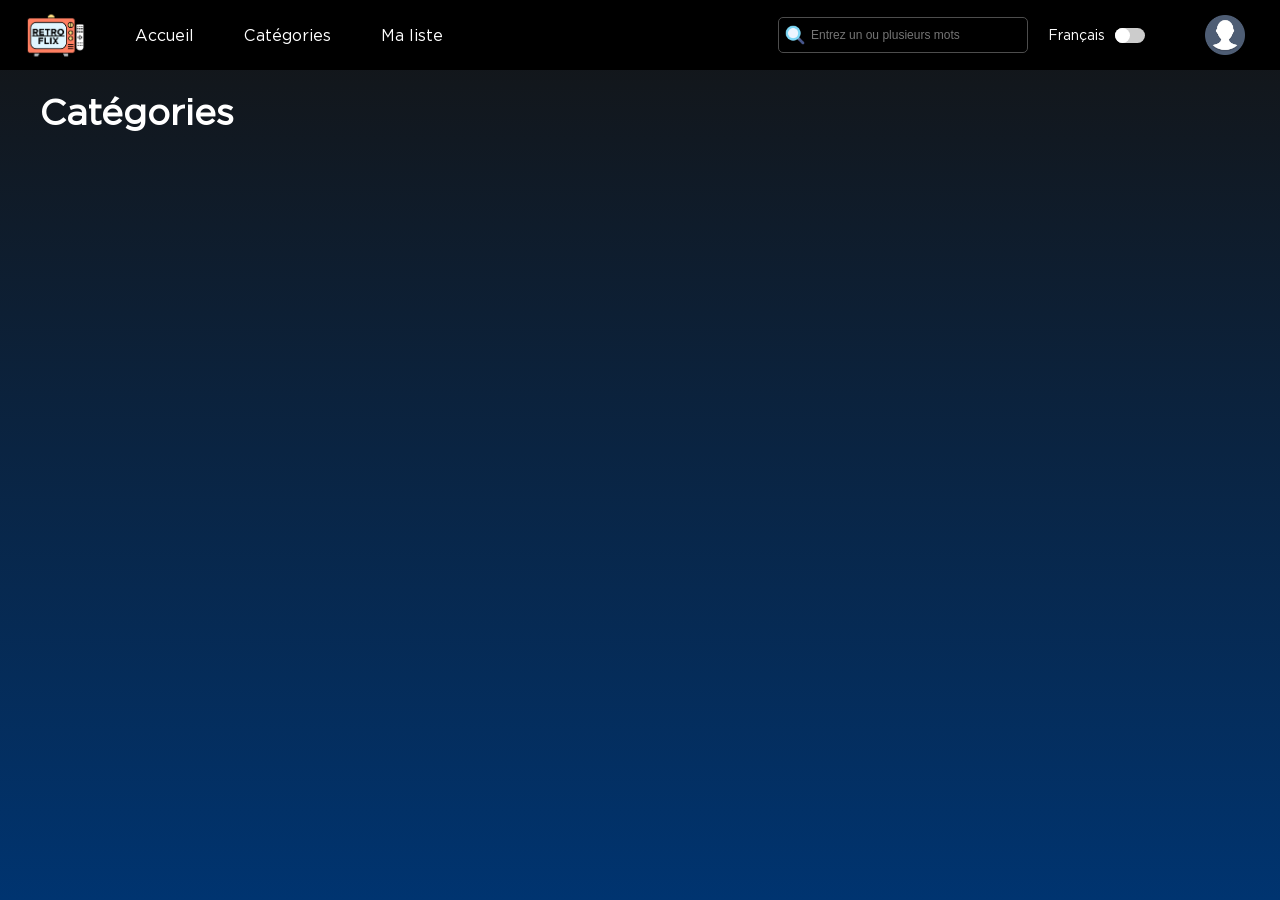
<file: frontend/categorie/categorie.html>
<!DOCTYPE html>
<meta charset="utf-8">
<html>
    <link rel="stylesheet" type="text/css" href="../home/home.css">
    <link rel="stylesheet" type="text/css" href="categorie.css">
    <link rel="stylesheet" href="https://cdnjs.cloudflare.com/ajax/libs/font-awesome/6.0.0-beta3/css/all.min.css">
<head>
    <title>RétroFlix</title>
</head>
<body>

    <header>
        <nav class="navbar">
            <ul>
                <li><img src="../img/retroflix-logo.png" width="60px"></li>
                <li><a href="../home/home.html">Accueil</a></li>
                <li><a href="../categorie/categorie.html">Catégories</a></li>
                <li><a href="../ma-liste/ma-liste.html">Ma liste</a></li>
                <li class="right-side">
                    <div class="bar">
                        <div class="input-container">
                            <img src="../img/loupe.png" alt="Loupe" class="search-icon" id="searchIcon">
                            <input class="input" type="text" id="credentials" placeholder="Entrez un ou plusieurs mots">
                        </div>
                    </div>                    
                    <div class="language-selection">
                        <span class="language-span" id="language-span">Français</span>
                        <label class="switch">
                            <input type="checkbox" id="languageToggle">
                            <span class="slider round"></span>
                        </label>
                    </div>
                    <div class="user-info">
                        <span id="usernameDisplay" class="username"></span>
                        <img src="../img/profile.png">
                        <ul class="dropdown">
                            <li><a href="../login/login.html" id="logoutLink">Se déconnecter</a></li>
                        </ul>
                    </div>
                </li>
            </ul>
        </nav>
    </header>

    <div class="ctr-main">
        <h1>Catégories</h1>
        <div id="result-categorie"></div>
    </div>
    <script src="categorie.js"></script>

</body>
</html>
</file>
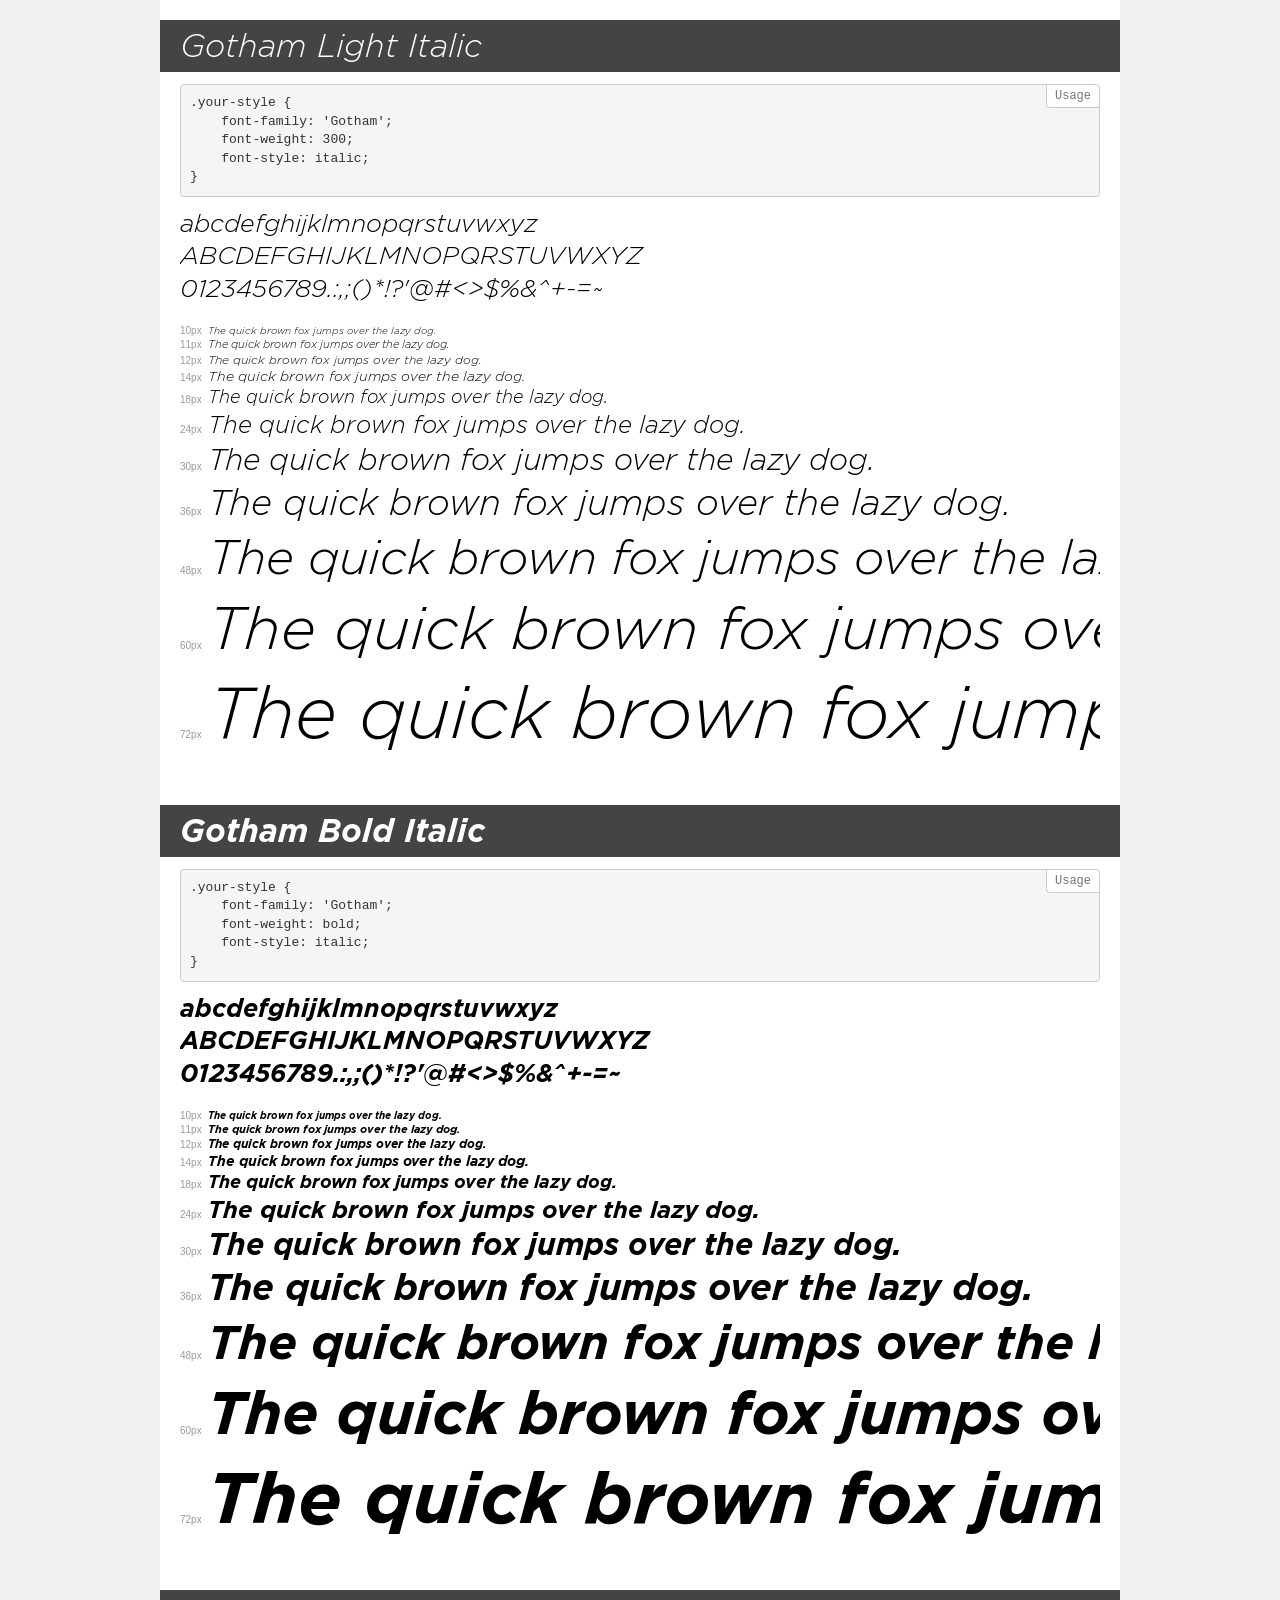
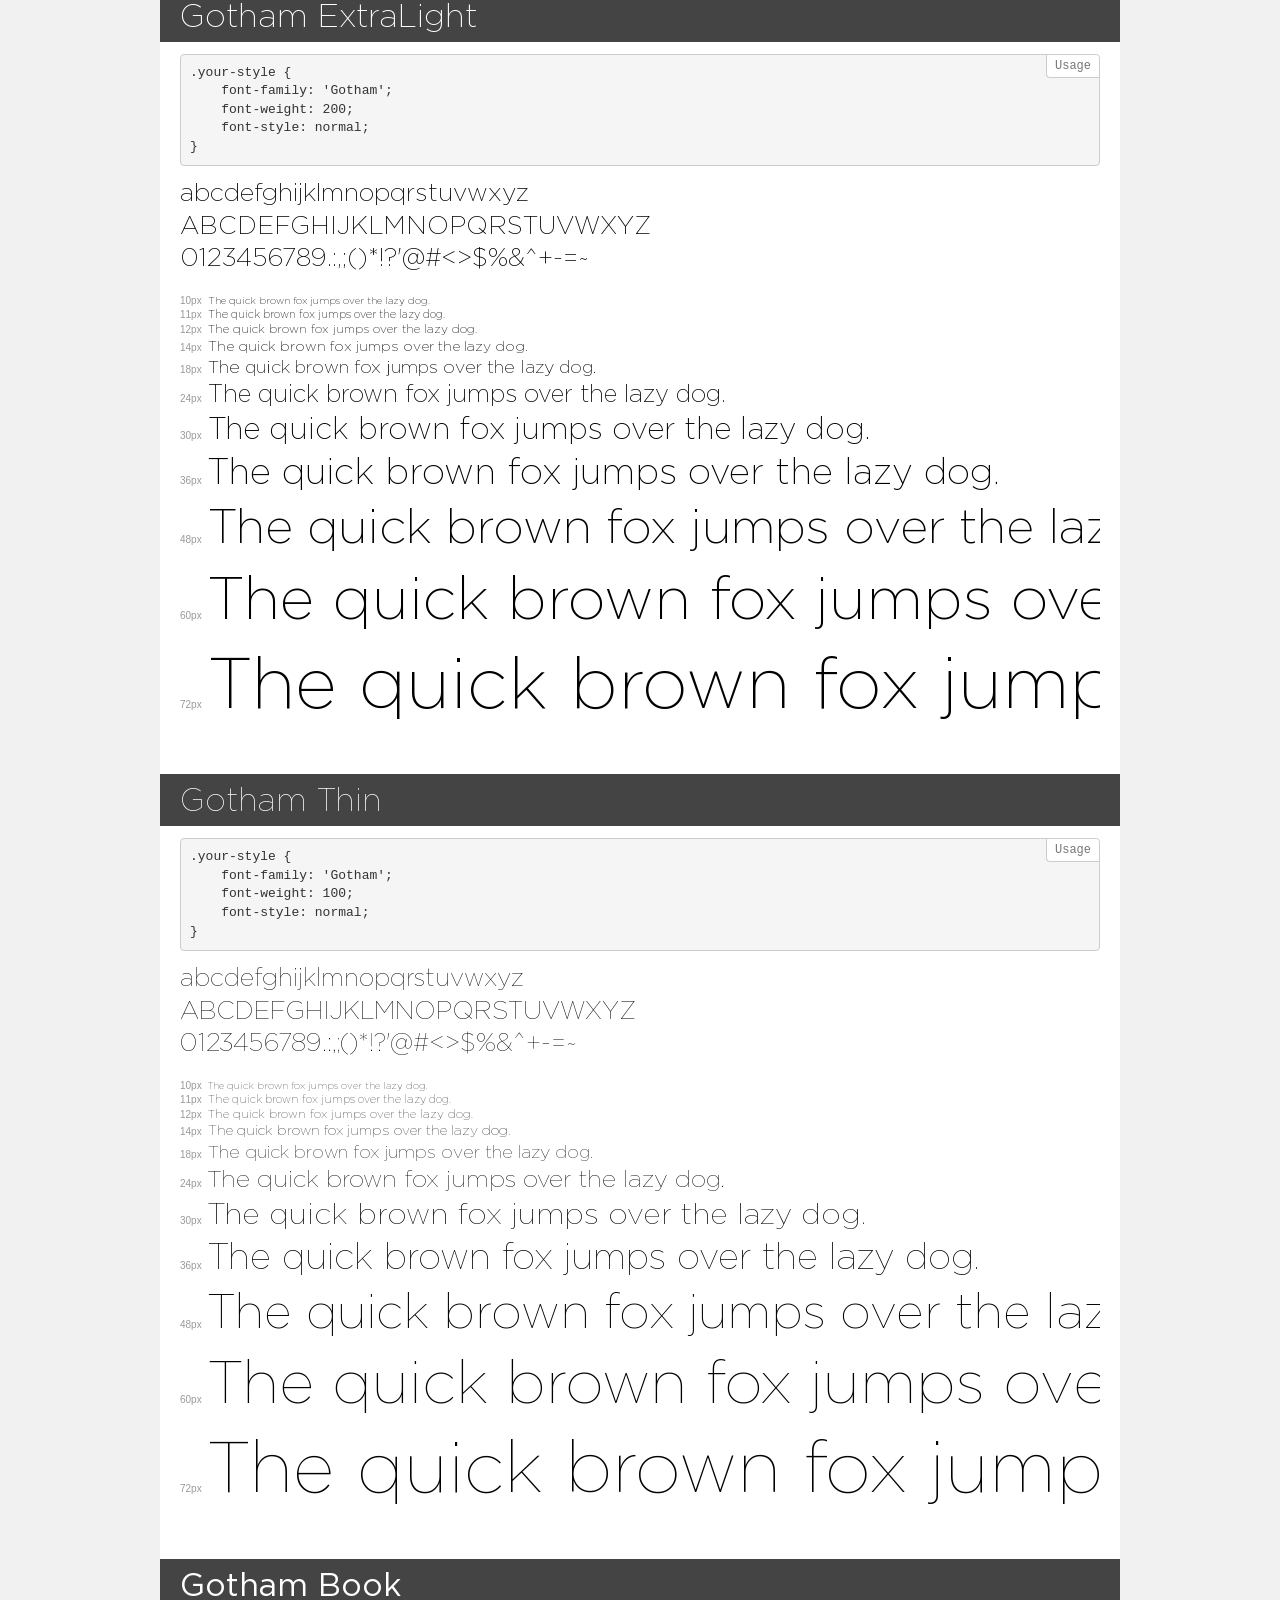
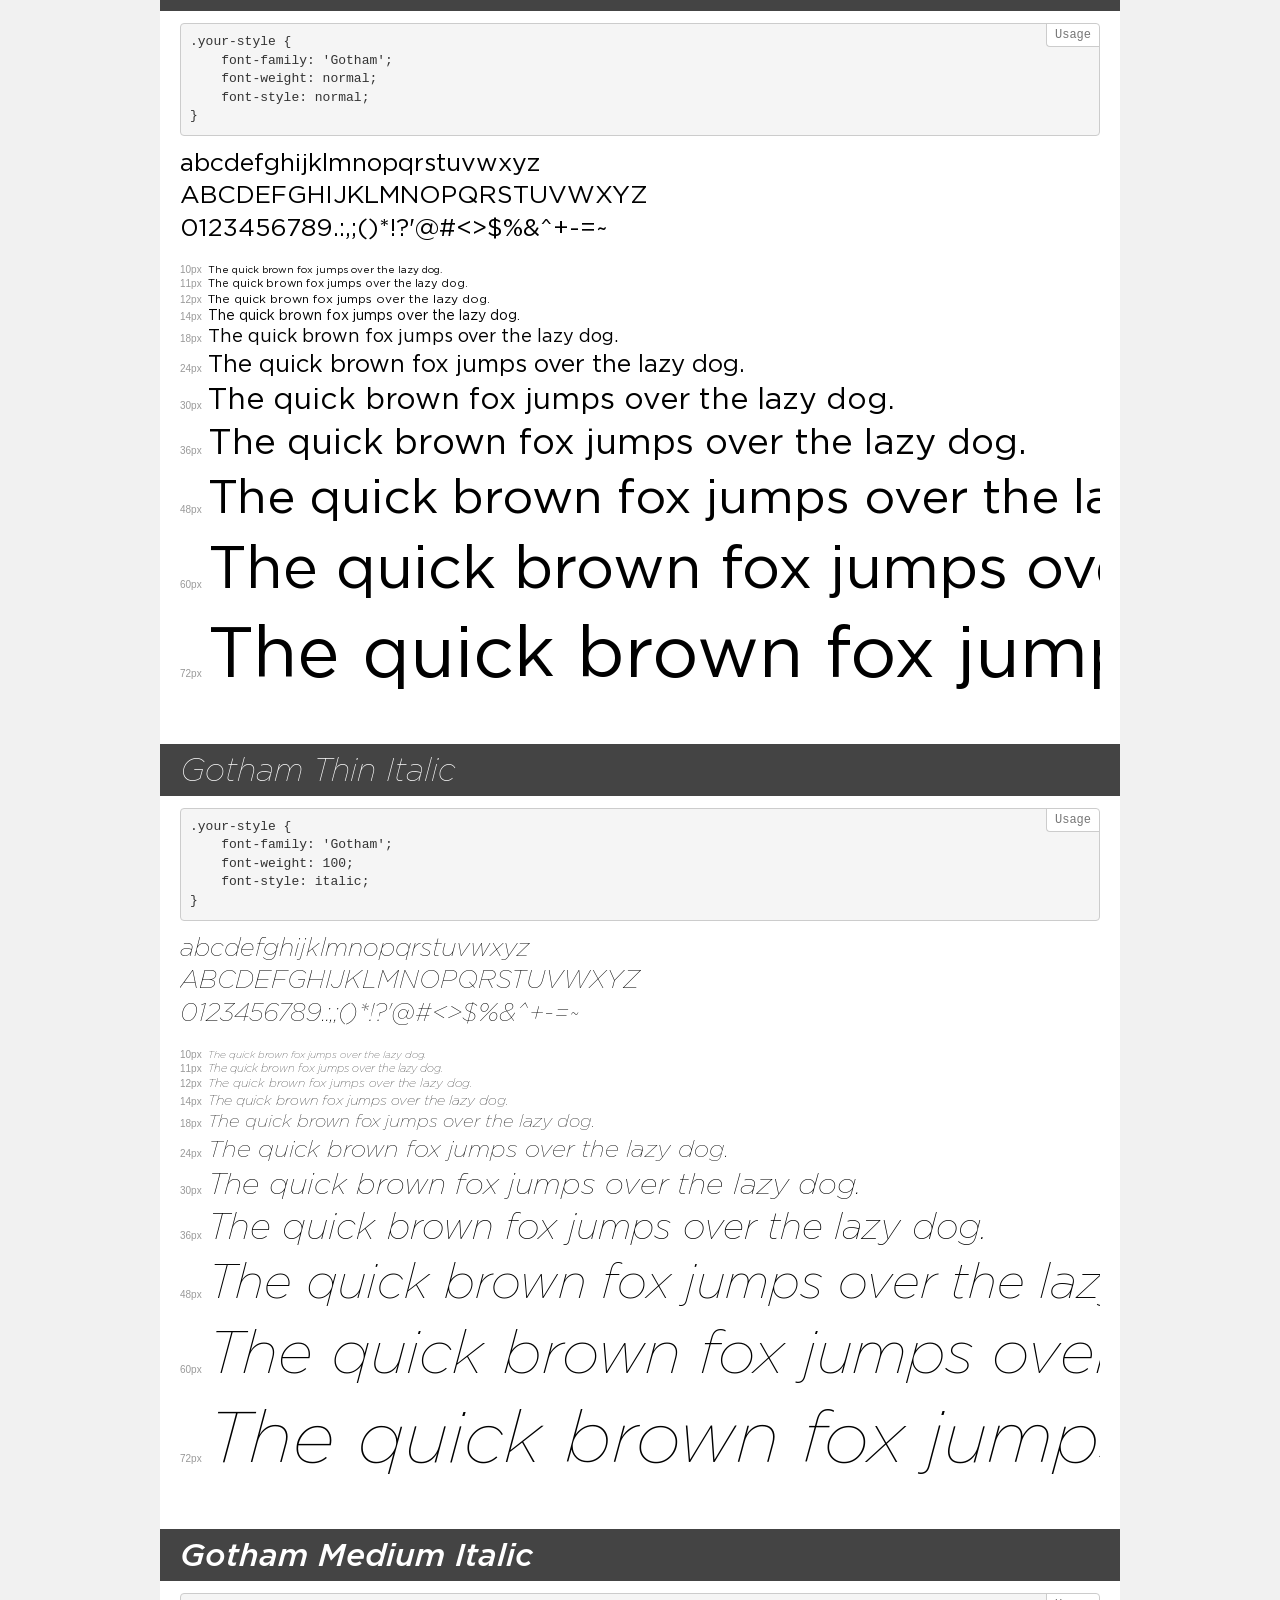
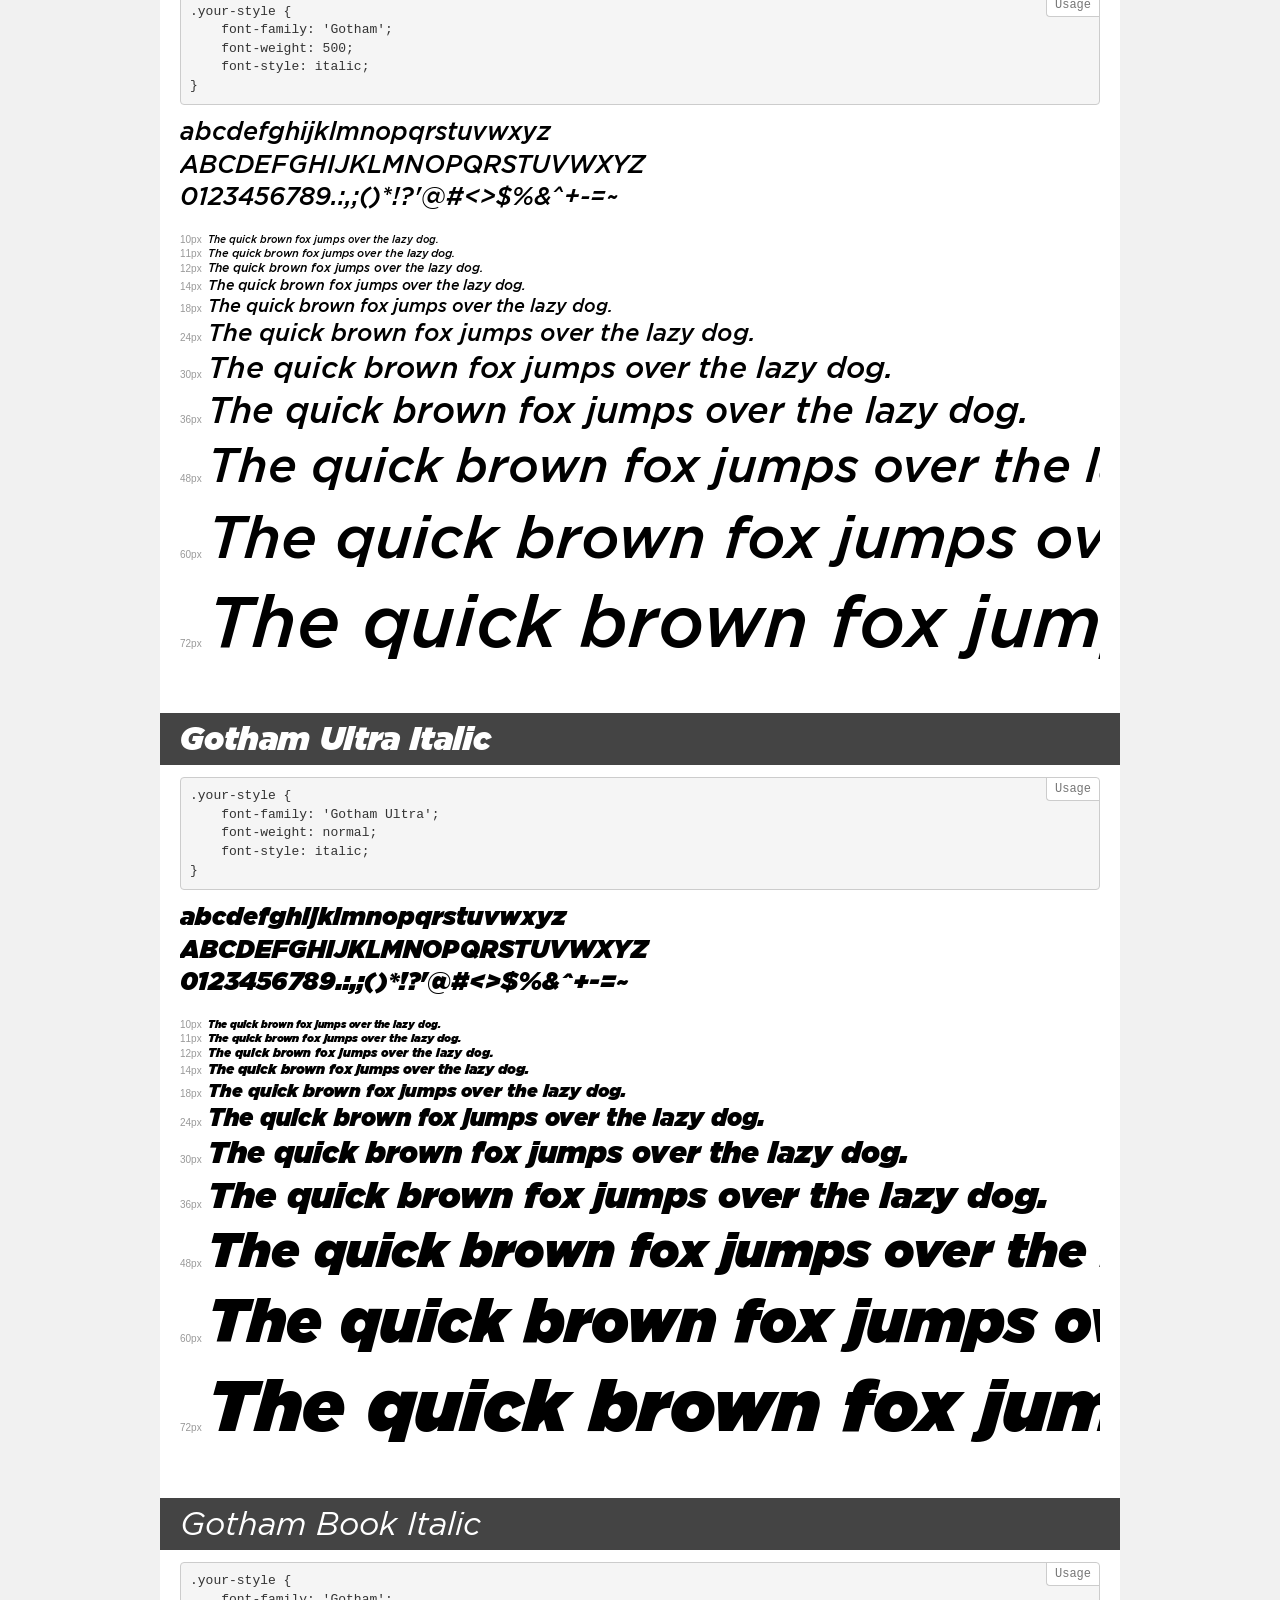
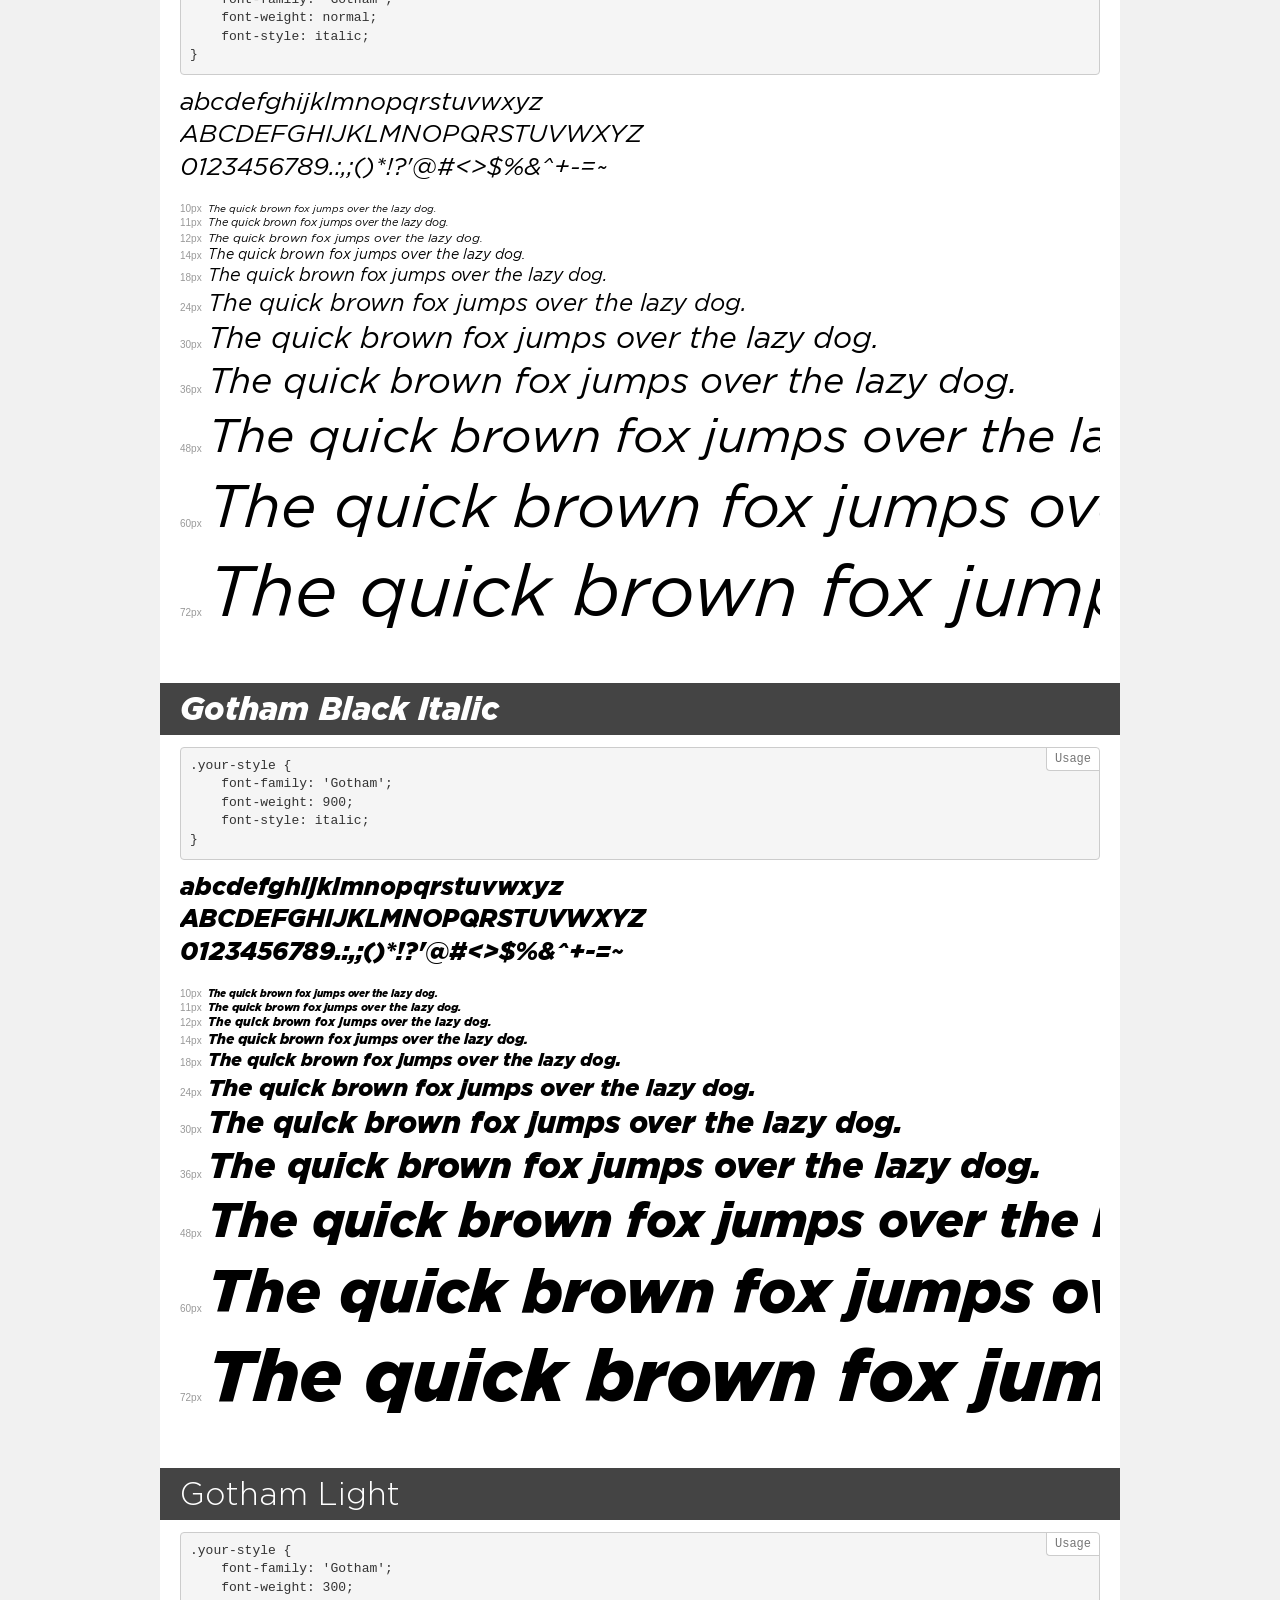
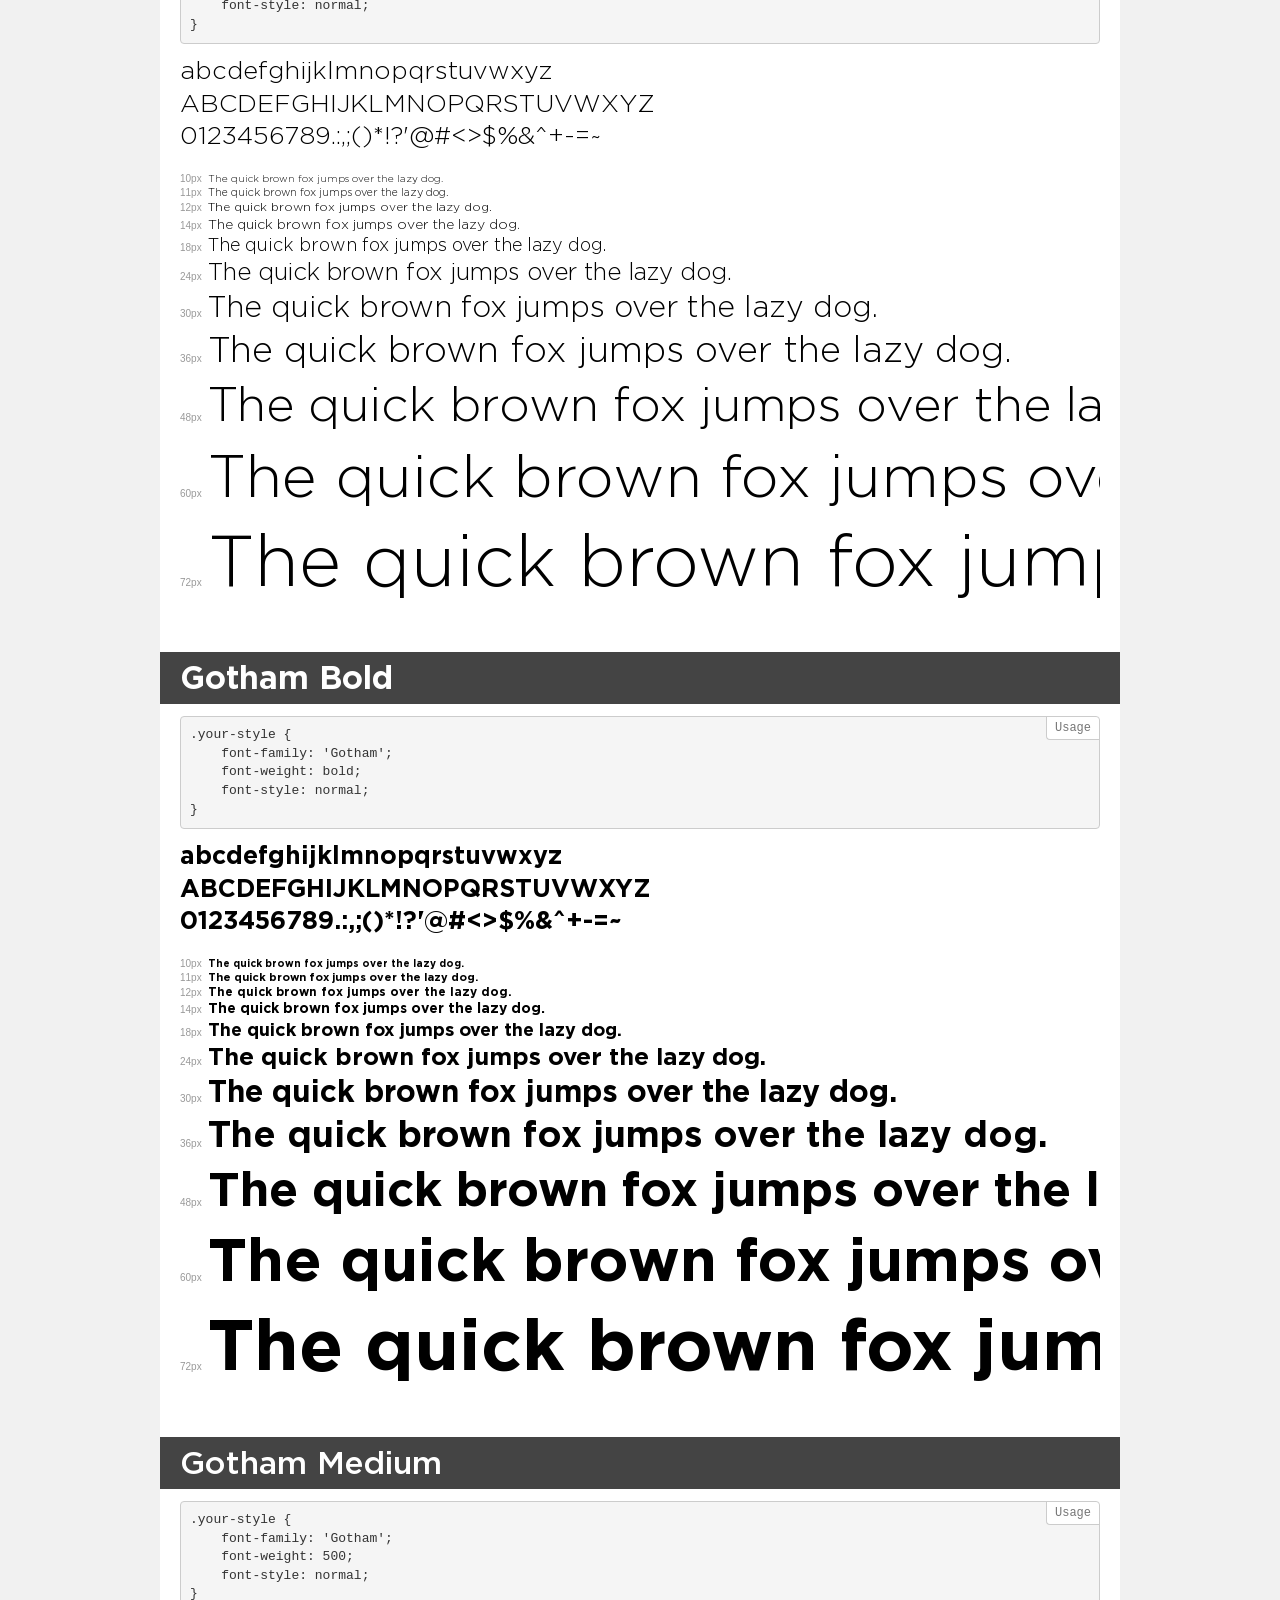
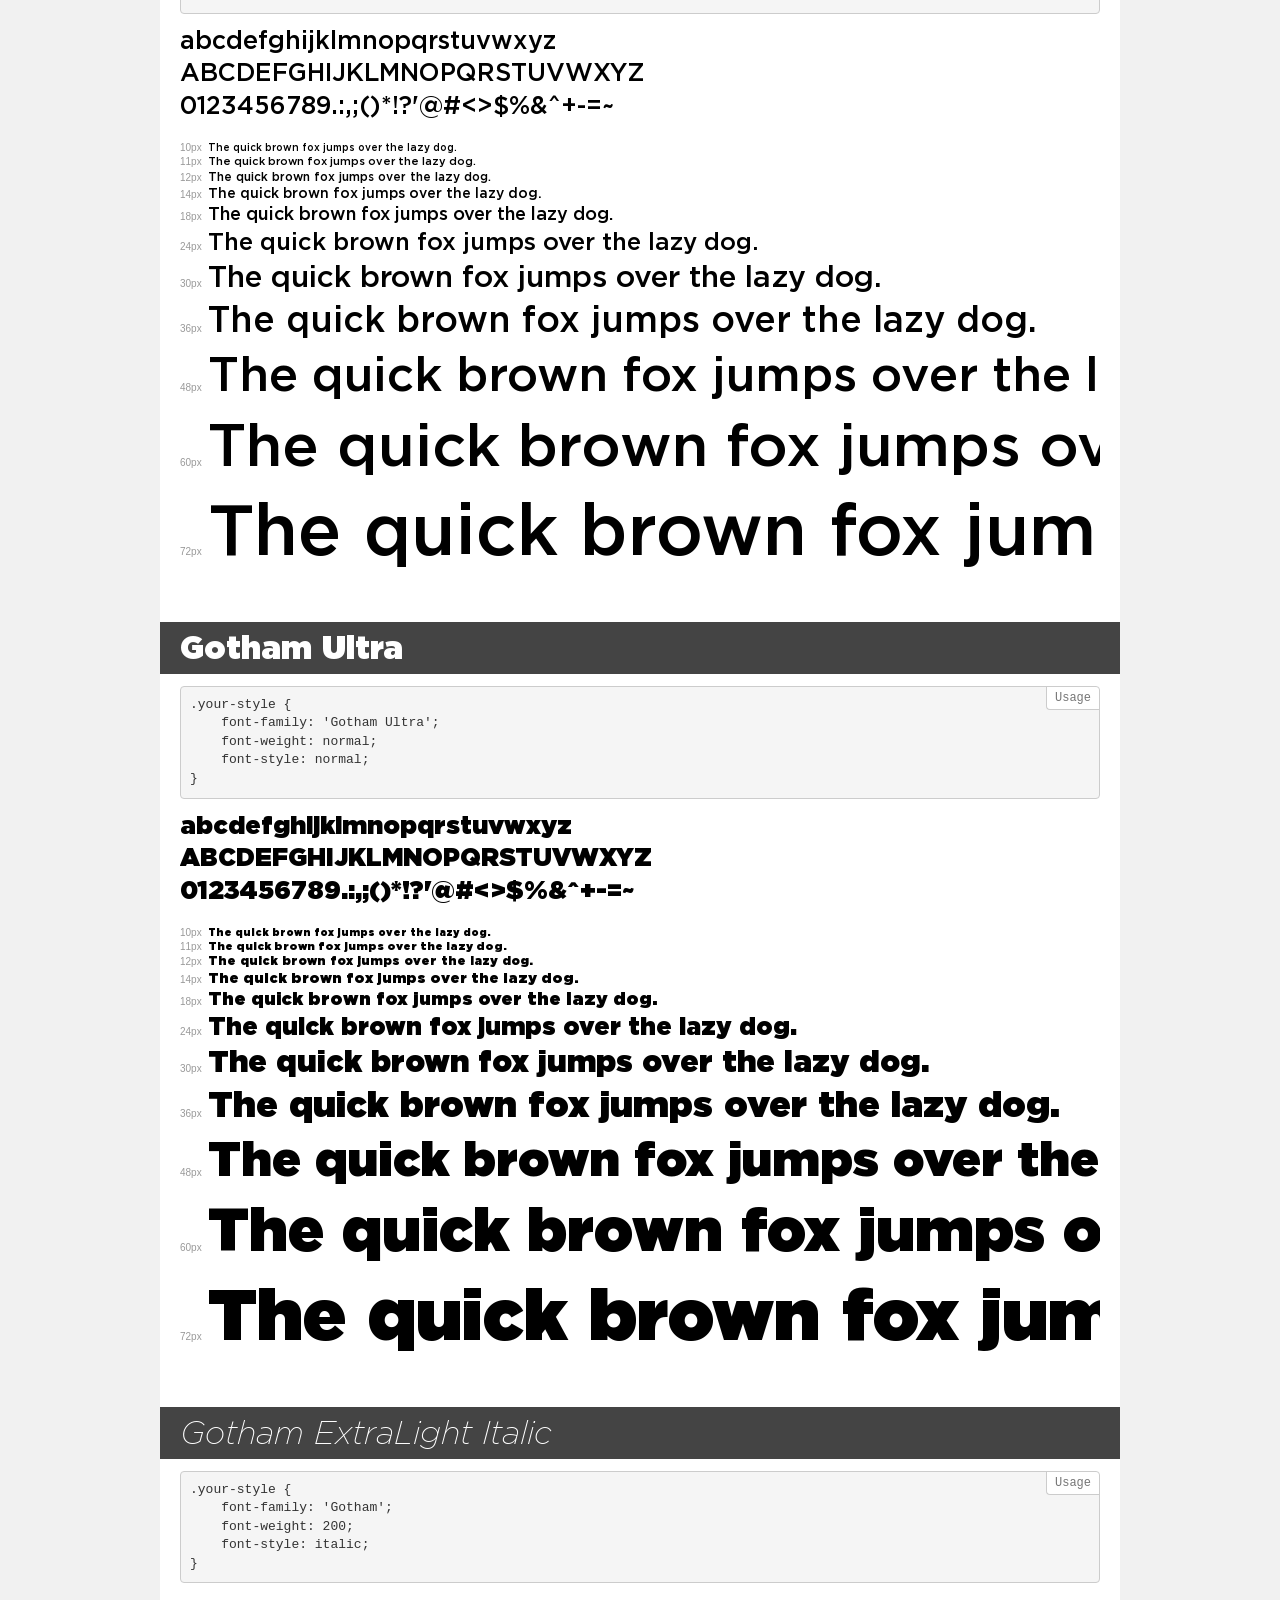
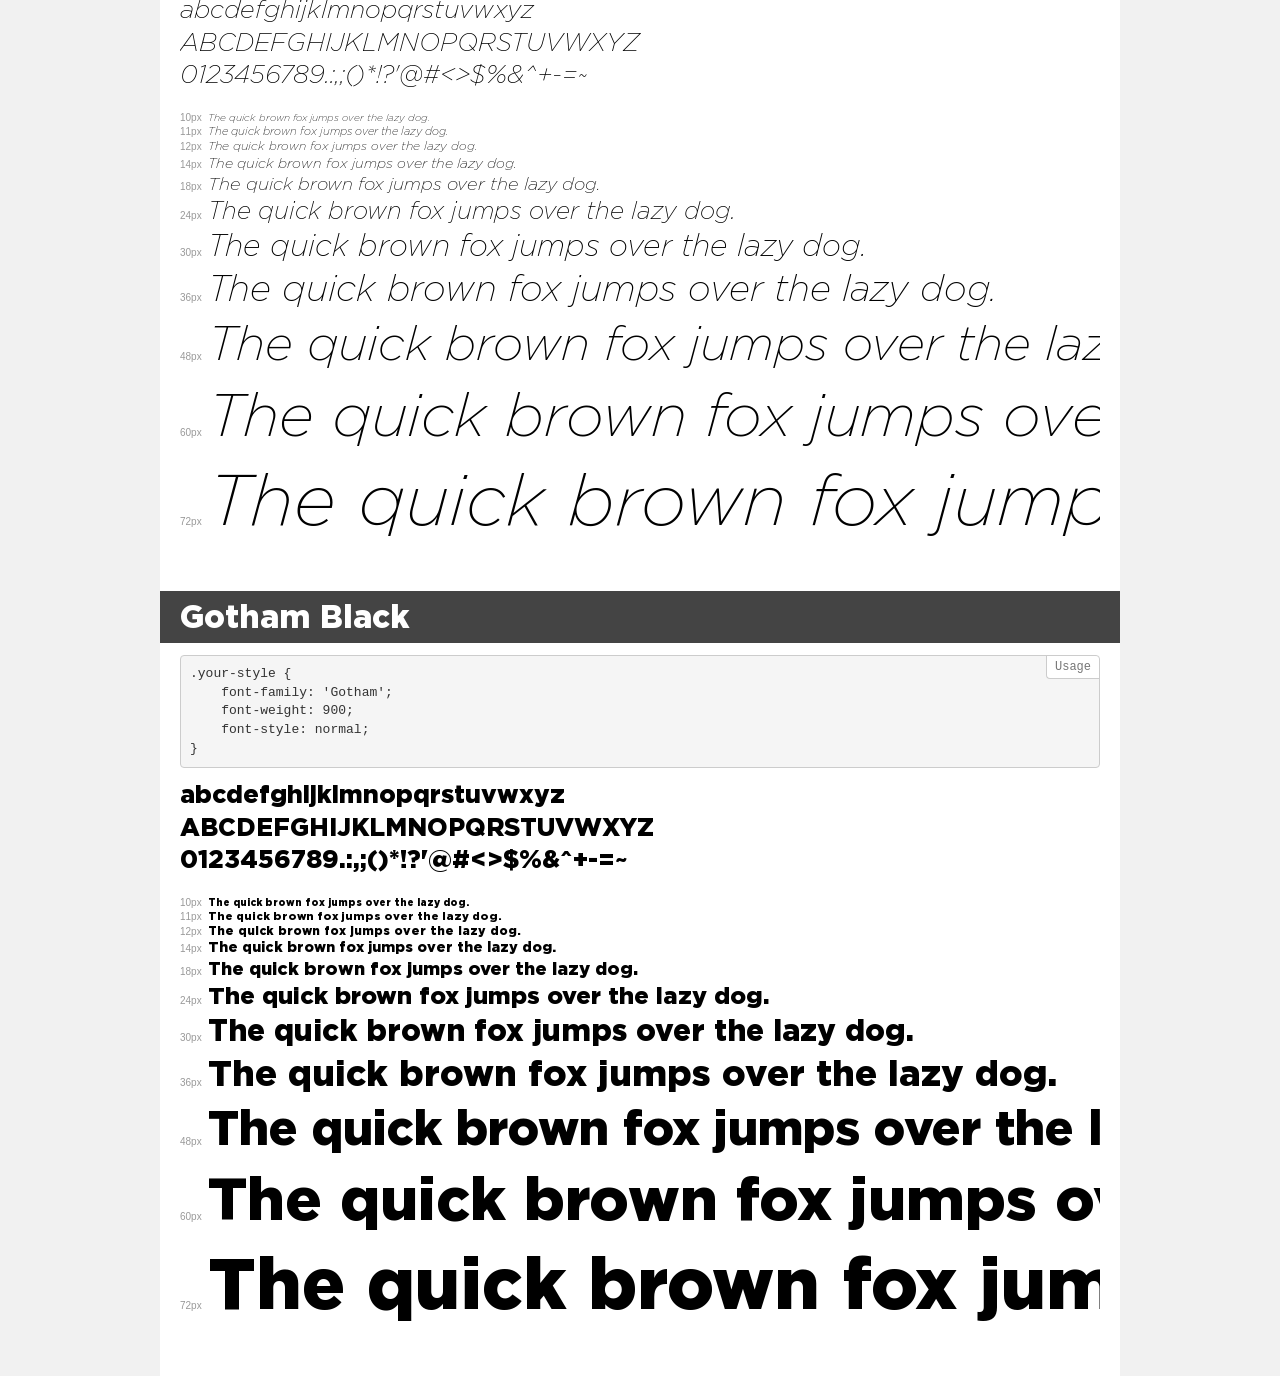
<file: frontend/font/demo.html>
<!DOCTYPE html>
<html>
<head>
    <meta charset="utf-8">
    <meta http-equiv="X-UA-Compatible" content="IE=edge">
    <meta name="viewport" content="width=device-width, initial-scale=1">
    <meta name="robots" content="noindex, noarchive">
    <meta name="format-detection" content="telephone=no">
    <title>Transfonter demo</title>
    <link href="stylesheet.css" rel="stylesheet">
    <style>
        /*
        http://meyerweb.com/eric/tools/css/reset/
        v2.0 | 20110126
        License: none (public domain)
        */
        html, body, div, span, applet, object, iframe,
        h1, h2, h3, h4, h5, h6, p, blockquote, pre,
        a, abbr, acronym, address, big, cite, code,
        del, dfn, em, img, ins, kbd, q, s, samp,
        small, strike, strong, sub, sup, tt, var,
        b, u, i, center,
        dl, dt, dd, ol, ul, li,
        fieldset, form, label, legend,
        table, caption, tbody, tfoot, thead, tr, th, td,
        article, aside, canvas, details, embed,
        figure, figcaption, footer, header, hgroup,
        menu, nav, output, ruby, section, summary,
        time, mark, audio, video {
            margin: 0;
            padding: 0;
            border: 0;
            font-size: 100%;
            font: inherit;
            vertical-align: baseline;
        }
        /* HTML5 display-role reset for older browsers */
        article, aside, details, figcaption, figure,
        footer, header, hgroup, menu, nav, section {
            display: block;
        }
        body {
            line-height: 1;
        }
        ol, ul {
            list-style: none;
        }
        blockquote, q {
            quotes: none;
        }
        blockquote:before, blockquote:after,
        q:before, q:after {
            content: '';
            content: none;
        }
        table {
            border-collapse: collapse;
            border-spacing: 0;
        }
        /* common styles */
        body {
            background: #f1f1f1;
            color: #000;
        }
        .page {
            background: #fff;
            width: 920px;
            margin: 0 auto;
            padding: 20px 20px 0 20px;
            overflow: hidden;
        }
        .font-container {
            overflow-x: auto;
            overflow-y: hidden;
            margin-bottom: 40px;
            line-height: 1.3;
            white-space: nowrap;
            padding-bottom: 5px;
        }
        h1 {
            position: relative;
            background: #444;
            font-size: 32px;
            color: #fff;
            padding: 10px 20px;
            margin: 0 -20px 12px -20px;
        }
        .letters {
            font-size: 25px;
            margin-bottom: 20px;
        }
        .s10:before {
            content: '10px';
        }
        .s11:before {
            content: '11px';
        }
        .s12:before {
            content: '12px';
        }
        .s14:before {
            content: '14px';
        }
        .s18:before {
            content: '18px';
        }
        .s24:before {
            content: '24px';
        }
        .s30:before {
            content: '30px';
        }
        .s36:before {
            content: '36px';
        }
        .s48:before {
            content: '48px';
        }
        .s60:before {
            content: '60px';
        }
        .s72:before {
            content: '72px';
        }
        .s10:before, .s11:before, .s12:before, .s14:before,
        .s18:before, .s24:before, .s30:before, .s36:before,
        .s48:before, .s60:before, .s72:before {
            font-family: Arial, sans-serif;
            font-size: 10px;
            font-weight: normal;
            font-style: normal;
            color: #999;
            padding-right: 6px;
        }
        pre {
            display: block;
            position: relative;
            padding: 9px;
            margin: 0 0 10px;
            font-family: Monaco, Menlo, Consolas, "Courier New", monospace !important;
            font-size: 13px;
            line-height: 1.428571429;
            color: #333;
            font-weight: normal !important;
            font-style: normal !important;
            background-color: #f5f5f5;
            border: 1px solid #ccc;
            overflow-x: auto;
            border-radius: 4px;
        }
        pre:after {
            display: block;
            position: absolute;
            right: 0;
            top: 0;
            content: 'Usage';
            line-height: 1;
            padding: 5px 8px;
            font-size: 12px;
            color: #767676;
            background-color: #fff;
            border: 1px solid #ccc;
            border-right: none;
            border-top: none;
            border-radius: 0 4px 0 4px;
            z-index: 10;
        }
        /* responsive */
        @media (max-width: 959px) {
            .page {
                width: auto;
                margin: 0;
            }
        }
    </style>
</head>
<body>
<div class="page">
    <div class="demo" style="font-family: 'Gotham'; font-weight: 300; font-style: italic;">
        <h1>Gotham Light Italic</h1>
        <pre>.your-style {
    font-family: 'Gotham';
    font-weight: 300;
    font-style: italic;
}</pre>
        <div class="font-container">
            <p class="letters">
                abcdefghijklmnopqrstuvwxyz<br>
ABCDEFGHIJKLMNOPQRSTUVWXYZ<br>
                0123456789.:,;()*!?'@#<>$%&^+-=~
            </p>
            <p class="s10" style="font-size: 10px;">The quick brown fox jumps over the lazy dog.</p>
            <p class="s11" style="font-size: 11px;">The quick brown fox jumps over the lazy dog.</p>
            <p class="s12" style="font-size: 12px;">The quick brown fox jumps over the lazy dog.</p>
            <p class="s14" style="font-size: 14px;">The quick brown fox jumps over the lazy dog.</p>
            <p class="s18" style="font-size: 18px;">The quick brown fox jumps over the lazy dog.</p>
            <p class="s24" style="font-size: 24px;">The quick brown fox jumps over the lazy dog.</p>
            <p class="s30" style="font-size: 30px;">The quick brown fox jumps over the lazy dog.</p>
            <p class="s36" style="font-size: 36px;">The quick brown fox jumps over the lazy dog.</p>
            <p class="s48" style="font-size: 48px;">The quick brown fox jumps over the lazy dog.</p>
            <p class="s60" style="font-size: 60px;">The quick brown fox jumps over the lazy dog.</p>
            <p class="s72" style="font-size: 72px;">The quick brown fox jumps over the lazy dog.</p>
        </div>
    </div>
    <div class="demo" style="font-family: 'Gotham'; font-weight: bold; font-style: italic;">
        <h1>Gotham Bold Italic</h1>
        <pre>.your-style {
    font-family: 'Gotham';
    font-weight: bold;
    font-style: italic;
}</pre>
        <div class="font-container">
            <p class="letters">
                abcdefghijklmnopqrstuvwxyz<br>
ABCDEFGHIJKLMNOPQRSTUVWXYZ<br>
                0123456789.:,;()*!?'@#<>$%&^+-=~
            </p>
            <p class="s10" style="font-size: 10px;">The quick brown fox jumps over the lazy dog.</p>
            <p class="s11" style="font-size: 11px;">The quick brown fox jumps over the lazy dog.</p>
            <p class="s12" style="font-size: 12px;">The quick brown fox jumps over the lazy dog.</p>
            <p class="s14" style="font-size: 14px;">The quick brown fox jumps over the lazy dog.</p>
            <p class="s18" style="font-size: 18px;">The quick brown fox jumps over the lazy dog.</p>
            <p class="s24" style="font-size: 24px;">The quick brown fox jumps over the lazy dog.</p>
            <p class="s30" style="font-size: 30px;">The quick brown fox jumps over the lazy dog.</p>
            <p class="s36" style="font-size: 36px;">The quick brown fox jumps over the lazy dog.</p>
            <p class="s48" style="font-size: 48px;">The quick brown fox jumps over the lazy dog.</p>
            <p class="s60" style="font-size: 60px;">The quick brown fox jumps over the lazy dog.</p>
            <p class="s72" style="font-size: 72px;">The quick brown fox jumps over the lazy dog.</p>
        </div>
    </div>
    <div class="demo" style="font-family: 'Gotham'; font-weight: 200; font-style: normal;">
        <h1>Gotham ExtraLight</h1>
        <pre>.your-style {
    font-family: 'Gotham';
    font-weight: 200;
    font-style: normal;
}</pre>
        <div class="font-container">
            <p class="letters">
                abcdefghijklmnopqrstuvwxyz<br>
ABCDEFGHIJKLMNOPQRSTUVWXYZ<br>
                0123456789.:,;()*!?'@#<>$%&^+-=~
            </p>
            <p class="s10" style="font-size: 10px;">The quick brown fox jumps over the lazy dog.</p>
            <p class="s11" style="font-size: 11px;">The quick brown fox jumps over the lazy dog.</p>
            <p class="s12" style="font-size: 12px;">The quick brown fox jumps over the lazy dog.</p>
            <p class="s14" style="font-size: 14px;">The quick brown fox jumps over the lazy dog.</p>
            <p class="s18" style="font-size: 18px;">The quick brown fox jumps over the lazy dog.</p>
            <p class="s24" style="font-size: 24px;">The quick brown fox jumps over the lazy dog.</p>
            <p class="s30" style="font-size: 30px;">The quick brown fox jumps over the lazy dog.</p>
            <p class="s36" style="font-size: 36px;">The quick brown fox jumps over the lazy dog.</p>
            <p class="s48" style="font-size: 48px;">The quick brown fox jumps over the lazy dog.</p>
            <p class="s60" style="font-size: 60px;">The quick brown fox jumps over the lazy dog.</p>
            <p class="s72" style="font-size: 72px;">The quick brown fox jumps over the lazy dog.</p>
        </div>
    </div>
    <div class="demo" style="font-family: 'Gotham'; font-weight: 100; font-style: normal;">
        <h1>Gotham Thin</h1>
        <pre>.your-style {
    font-family: 'Gotham';
    font-weight: 100;
    font-style: normal;
}</pre>
        <div class="font-container">
            <p class="letters">
                abcdefghijklmnopqrstuvwxyz<br>
ABCDEFGHIJKLMNOPQRSTUVWXYZ<br>
                0123456789.:,;()*!?'@#<>$%&^+-=~
            </p>
            <p class="s10" style="font-size: 10px;">The quick brown fox jumps over the lazy dog.</p>
            <p class="s11" style="font-size: 11px;">The quick brown fox jumps over the lazy dog.</p>
            <p class="s12" style="font-size: 12px;">The quick brown fox jumps over the lazy dog.</p>
            <p class="s14" style="font-size: 14px;">The quick brown fox jumps over the lazy dog.</p>
            <p class="s18" style="font-size: 18px;">The quick brown fox jumps over the lazy dog.</p>
            <p class="s24" style="font-size: 24px;">The quick brown fox jumps over the lazy dog.</p>
            <p class="s30" style="font-size: 30px;">The quick brown fox jumps over the lazy dog.</p>
            <p class="s36" style="font-size: 36px;">The quick brown fox jumps over the lazy dog.</p>
            <p class="s48" style="font-size: 48px;">The quick brown fox jumps over the lazy dog.</p>
            <p class="s60" style="font-size: 60px;">The quick brown fox jumps over the lazy dog.</p>
            <p class="s72" style="font-size: 72px;">The quick brown fox jumps over the lazy dog.</p>
        </div>
    </div>
    <div class="demo" style="font-family: 'Gotham'; font-weight: normal; font-style: normal;">
        <h1>Gotham Book</h1>
        <pre>.your-style {
    font-family: 'Gotham';
    font-weight: normal;
    font-style: normal;
}</pre>
        <div class="font-container">
            <p class="letters">
                abcdefghijklmnopqrstuvwxyz<br>
ABCDEFGHIJKLMNOPQRSTUVWXYZ<br>
                0123456789.:,;()*!?'@#<>$%&^+-=~
            </p>
            <p class="s10" style="font-size: 10px;">The quick brown fox jumps over the lazy dog.</p>
            <p class="s11" style="font-size: 11px;">The quick brown fox jumps over the lazy dog.</p>
            <p class="s12" style="font-size: 12px;">The quick brown fox jumps over the lazy dog.</p>
            <p class="s14" style="font-size: 14px;">The quick brown fox jumps over the lazy dog.</p>
            <p class="s18" style="font-size: 18px;">The quick brown fox jumps over the lazy dog.</p>
            <p class="s24" style="font-size: 24px;">The quick brown fox jumps over the lazy dog.</p>
            <p class="s30" style="font-size: 30px;">The quick brown fox jumps over the lazy dog.</p>
            <p class="s36" style="font-size: 36px;">The quick brown fox jumps over the lazy dog.</p>
            <p class="s48" style="font-size: 48px;">The quick brown fox jumps over the lazy dog.</p>
            <p class="s60" style="font-size: 60px;">The quick brown fox jumps over the lazy dog.</p>
            <p class="s72" style="font-size: 72px;">The quick brown fox jumps over the lazy dog.</p>
        </div>
    </div>
    <div class="demo" style="font-family: 'Gotham'; font-weight: 100; font-style: italic;">
        <h1>Gotham Thin Italic</h1>
        <pre>.your-style {
    font-family: 'Gotham';
    font-weight: 100;
    font-style: italic;
}</pre>
        <div class="font-container">
            <p class="letters">
                abcdefghijklmnopqrstuvwxyz<br>
ABCDEFGHIJKLMNOPQRSTUVWXYZ<br>
                0123456789.:,;()*!?'@#<>$%&^+-=~
            </p>
            <p class="s10" style="font-size: 10px;">The quick brown fox jumps over the lazy dog.</p>
            <p class="s11" style="font-size: 11px;">The quick brown fox jumps over the lazy dog.</p>
            <p class="s12" style="font-size: 12px;">The quick brown fox jumps over the lazy dog.</p>
            <p class="s14" style="font-size: 14px;">The quick brown fox jumps over the lazy dog.</p>
            <p class="s18" style="font-size: 18px;">The quick brown fox jumps over the lazy dog.</p>
            <p class="s24" style="font-size: 24px;">The quick brown fox jumps over the lazy dog.</p>
            <p class="s30" style="font-size: 30px;">The quick brown fox jumps over the lazy dog.</p>
            <p class="s36" style="font-size: 36px;">The quick brown fox jumps over the lazy dog.</p>
            <p class="s48" style="font-size: 48px;">The quick brown fox jumps over the lazy dog.</p>
            <p class="s60" style="font-size: 60px;">The quick brown fox jumps over the lazy dog.</p>
            <p class="s72" style="font-size: 72px;">The quick brown fox jumps over the lazy dog.</p>
        </div>
    </div>
    <div class="demo" style="font-family: 'Gotham'; font-weight: 500; font-style: italic;">
        <h1>Gotham Medium Italic</h1>
        <pre>.your-style {
    font-family: 'Gotham';
    font-weight: 500;
    font-style: italic;
}</pre>
        <div class="font-container">
            <p class="letters">
                abcdefghijklmnopqrstuvwxyz<br>
ABCDEFGHIJKLMNOPQRSTUVWXYZ<br>
                0123456789.:,;()*!?'@#<>$%&^+-=~
            </p>
            <p class="s10" style="font-size: 10px;">The quick brown fox jumps over the lazy dog.</p>
            <p class="s11" style="font-size: 11px;">The quick brown fox jumps over the lazy dog.</p>
            <p class="s12" style="font-size: 12px;">The quick brown fox jumps over the lazy dog.</p>
            <p class="s14" style="font-size: 14px;">The quick brown fox jumps over the lazy dog.</p>
            <p class="s18" style="font-size: 18px;">The quick brown fox jumps over the lazy dog.</p>
            <p class="s24" style="font-size: 24px;">The quick brown fox jumps over the lazy dog.</p>
            <p class="s30" style="font-size: 30px;">The quick brown fox jumps over the lazy dog.</p>
            <p class="s36" style="font-size: 36px;">The quick brown fox jumps over the lazy dog.</p>
            <p class="s48" style="font-size: 48px;">The quick brown fox jumps over the lazy dog.</p>
            <p class="s60" style="font-size: 60px;">The quick brown fox jumps over the lazy dog.</p>
            <p class="s72" style="font-size: 72px;">The quick brown fox jumps over the lazy dog.</p>
        </div>
    </div>
    <div class="demo" style="font-family: 'Gotham Ultra'; font-weight: normal; font-style: italic;">
        <h1>Gotham Ultra Italic</h1>
        <pre>.your-style {
    font-family: 'Gotham Ultra';
    font-weight: normal;
    font-style: italic;
}</pre>
        <div class="font-container">
            <p class="letters">
                abcdefghijklmnopqrstuvwxyz<br>
ABCDEFGHIJKLMNOPQRSTUVWXYZ<br>
                0123456789.:,;()*!?'@#<>$%&^+-=~
            </p>
            <p class="s10" style="font-size: 10px;">The quick brown fox jumps over the lazy dog.</p>
            <p class="s11" style="font-size: 11px;">The quick brown fox jumps over the lazy dog.</p>
            <p class="s12" style="font-size: 12px;">The quick brown fox jumps over the lazy dog.</p>
            <p class="s14" style="font-size: 14px;">The quick brown fox jumps over the lazy dog.</p>
            <p class="s18" style="font-size: 18px;">The quick brown fox jumps over the lazy dog.</p>
            <p class="s24" style="font-size: 24px;">The quick brown fox jumps over the lazy dog.</p>
            <p class="s30" style="font-size: 30px;">The quick brown fox jumps over the lazy dog.</p>
            <p class="s36" style="font-size: 36px;">The quick brown fox jumps over the lazy dog.</p>
            <p class="s48" style="font-size: 48px;">The quick brown fox jumps over the lazy dog.</p>
            <p class="s60" style="font-size: 60px;">The quick brown fox jumps over the lazy dog.</p>
            <p class="s72" style="font-size: 72px;">The quick brown fox jumps over the lazy dog.</p>
        </div>
    </div>
    <div class="demo" style="font-family: 'Gotham'; font-weight: normal; font-style: italic;">
        <h1>Gotham Book Italic</h1>
        <pre>.your-style {
    font-family: 'Gotham';
    font-weight: normal;
    font-style: italic;
}</pre>
        <div class="font-container">
            <p class="letters">
                abcdefghijklmnopqrstuvwxyz<br>
ABCDEFGHIJKLMNOPQRSTUVWXYZ<br>
                0123456789.:,;()*!?'@#<>$%&^+-=~
            </p>
            <p class="s10" style="font-size: 10px;">The quick brown fox jumps over the lazy dog.</p>
            <p class="s11" style="font-size: 11px;">The quick brown fox jumps over the lazy dog.</p>
            <p class="s12" style="font-size: 12px;">The quick brown fox jumps over the lazy dog.</p>
            <p class="s14" style="font-size: 14px;">The quick brown fox jumps over the lazy dog.</p>
            <p class="s18" style="font-size: 18px;">The quick brown fox jumps over the lazy dog.</p>
            <p class="s24" style="font-size: 24px;">The quick brown fox jumps over the lazy dog.</p>
            <p class="s30" style="font-size: 30px;">The quick brown fox jumps over the lazy dog.</p>
            <p class="s36" style="font-size: 36px;">The quick brown fox jumps over the lazy dog.</p>
            <p class="s48" style="font-size: 48px;">The quick brown fox jumps over the lazy dog.</p>
            <p class="s60" style="font-size: 60px;">The quick brown fox jumps over the lazy dog.</p>
            <p class="s72" style="font-size: 72px;">The quick brown fox jumps over the lazy dog.</p>
        </div>
    </div>
    <div class="demo" style="font-family: 'Gotham'; font-weight: 900; font-style: italic;">
        <h1>Gotham Black Italic</h1>
        <pre>.your-style {
    font-family: 'Gotham';
    font-weight: 900;
    font-style: italic;
}</pre>
        <div class="font-container">
            <p class="letters">
                abcdefghijklmnopqrstuvwxyz<br>
ABCDEFGHIJKLMNOPQRSTUVWXYZ<br>
                0123456789.:,;()*!?'@#<>$%&^+-=~
            </p>
            <p class="s10" style="font-size: 10px;">The quick brown fox jumps over the lazy dog.</p>
            <p class="s11" style="font-size: 11px;">The quick brown fox jumps over the lazy dog.</p>
            <p class="s12" style="font-size: 12px;">The quick brown fox jumps over the lazy dog.</p>
            <p class="s14" style="font-size: 14px;">The quick brown fox jumps over the lazy dog.</p>
            <p class="s18" style="font-size: 18px;">The quick brown fox jumps over the lazy dog.</p>
            <p class="s24" style="font-size: 24px;">The quick brown fox jumps over the lazy dog.</p>
            <p class="s30" style="font-size: 30px;">The quick brown fox jumps over the lazy dog.</p>
            <p class="s36" style="font-size: 36px;">The quick brown fox jumps over the lazy dog.</p>
            <p class="s48" style="font-size: 48px;">The quick brown fox jumps over the lazy dog.</p>
            <p class="s60" style="font-size: 60px;">The quick brown fox jumps over the lazy dog.</p>
            <p class="s72" style="font-size: 72px;">The quick brown fox jumps over the lazy dog.</p>
        </div>
    </div>
    <div class="demo" style="font-family: 'Gotham'; font-weight: 300; font-style: normal;">
        <h1>Gotham Light</h1>
        <pre>.your-style {
    font-family: 'Gotham';
    font-weight: 300;
    font-style: normal;
}</pre>
        <div class="font-container">
            <p class="letters">
                abcdefghijklmnopqrstuvwxyz<br>
ABCDEFGHIJKLMNOPQRSTUVWXYZ<br>
                0123456789.:,;()*!?'@#<>$%&^+-=~
            </p>
            <p class="s10" style="font-size: 10px;">The quick brown fox jumps over the lazy dog.</p>
            <p class="s11" style="font-size: 11px;">The quick brown fox jumps over the lazy dog.</p>
            <p class="s12" style="font-size: 12px;">The quick brown fox jumps over the lazy dog.</p>
            <p class="s14" style="font-size: 14px;">The quick brown fox jumps over the lazy dog.</p>
            <p class="s18" style="font-size: 18px;">The quick brown fox jumps over the lazy dog.</p>
            <p class="s24" style="font-size: 24px;">The quick brown fox jumps over the lazy dog.</p>
            <p class="s30" style="font-size: 30px;">The quick brown fox jumps over the lazy dog.</p>
            <p class="s36" style="font-size: 36px;">The quick brown fox jumps over the lazy dog.</p>
            <p class="s48" style="font-size: 48px;">The quick brown fox jumps over the lazy dog.</p>
            <p class="s60" style="font-size: 60px;">The quick brown fox jumps over the lazy dog.</p>
            <p class="s72" style="font-size: 72px;">The quick brown fox jumps over the lazy dog.</p>
        </div>
    </div>
    <div class="demo" style="font-family: 'Gotham'; font-weight: bold; font-style: normal;">
        <h1>Gotham Bold</h1>
        <pre>.your-style {
    font-family: 'Gotham';
    font-weight: bold;
    font-style: normal;
}</pre>
        <div class="font-container">
            <p class="letters">
                abcdefghijklmnopqrstuvwxyz<br>
ABCDEFGHIJKLMNOPQRSTUVWXYZ<br>
                0123456789.:,;()*!?'@#<>$%&^+-=~
            </p>
            <p class="s10" style="font-size: 10px;">The quick brown fox jumps over the lazy dog.</p>
            <p class="s11" style="font-size: 11px;">The quick brown fox jumps over the lazy dog.</p>
            <p class="s12" style="font-size: 12px;">The quick brown fox jumps over the lazy dog.</p>
            <p class="s14" style="font-size: 14px;">The quick brown fox jumps over the lazy dog.</p>
            <p class="s18" style="font-size: 18px;">The quick brown fox jumps over the lazy dog.</p>
            <p class="s24" style="font-size: 24px;">The quick brown fox jumps over the lazy dog.</p>
            <p class="s30" style="font-size: 30px;">The quick brown fox jumps over the lazy dog.</p>
            <p class="s36" style="font-size: 36px;">The quick brown fox jumps over the lazy dog.</p>
            <p class="s48" style="font-size: 48px;">The quick brown fox jumps over the lazy dog.</p>
            <p class="s60" style="font-size: 60px;">The quick brown fox jumps over the lazy dog.</p>
            <p class="s72" style="font-size: 72px;">The quick brown fox jumps over the lazy dog.</p>
        </div>
    </div>
    <div class="demo" style="font-family: 'Gotham'; font-weight: 500; font-style: normal;">
        <h1>Gotham Medium</h1>
        <pre>.your-style {
    font-family: 'Gotham';
    font-weight: 500;
    font-style: normal;
}</pre>
        <div class="font-container">
            <p class="letters">
                abcdefghijklmnopqrstuvwxyz<br>
ABCDEFGHIJKLMNOPQRSTUVWXYZ<br>
                0123456789.:,;()*!?'@#<>$%&^+-=~
            </p>
            <p class="s10" style="font-size: 10px;">The quick brown fox jumps over the lazy dog.</p>
            <p class="s11" style="font-size: 11px;">The quick brown fox jumps over the lazy dog.</p>
            <p class="s12" style="font-size: 12px;">The quick brown fox jumps over the lazy dog.</p>
            <p class="s14" style="font-size: 14px;">The quick brown fox jumps over the lazy dog.</p>
            <p class="s18" style="font-size: 18px;">The quick brown fox jumps over the lazy dog.</p>
            <p class="s24" style="font-size: 24px;">The quick brown fox jumps over the lazy dog.</p>
            <p class="s30" style="font-size: 30px;">The quick brown fox jumps over the lazy dog.</p>
            <p class="s36" style="font-size: 36px;">The quick brown fox jumps over the lazy dog.</p>
            <p class="s48" style="font-size: 48px;">The quick brown fox jumps over the lazy dog.</p>
            <p class="s60" style="font-size: 60px;">The quick brown fox jumps over the lazy dog.</p>
            <p class="s72" style="font-size: 72px;">The quick brown fox jumps over the lazy dog.</p>
        </div>
    </div>
    <div class="demo" style="font-family: 'Gotham Ultra'; font-weight: normal; font-style: normal;">
        <h1>Gotham Ultra</h1>
        <pre>.your-style {
    font-family: 'Gotham Ultra';
    font-weight: normal;
    font-style: normal;
}</pre>
        <div class="font-container">
            <p class="letters">
                abcdefghijklmnopqrstuvwxyz<br>
ABCDEFGHIJKLMNOPQRSTUVWXYZ<br>
                0123456789.:,;()*!?'@#<>$%&^+-=~
            </p>
            <p class="s10" style="font-size: 10px;">The quick brown fox jumps over the lazy dog.</p>
            <p class="s11" style="font-size: 11px;">The quick brown fox jumps over the lazy dog.</p>
            <p class="s12" style="font-size: 12px;">The quick brown fox jumps over the lazy dog.</p>
            <p class="s14" style="font-size: 14px;">The quick brown fox jumps over the lazy dog.</p>
            <p class="s18" style="font-size: 18px;">The quick brown fox jumps over the lazy dog.</p>
            <p class="s24" style="font-size: 24px;">The quick brown fox jumps over the lazy dog.</p>
            <p class="s30" style="font-size: 30px;">The quick brown fox jumps over the lazy dog.</p>
            <p class="s36" style="font-size: 36px;">The quick brown fox jumps over the lazy dog.</p>
            <p class="s48" style="font-size: 48px;">The quick brown fox jumps over the lazy dog.</p>
            <p class="s60" style="font-size: 60px;">The quick brown fox jumps over the lazy dog.</p>
            <p class="s72" style="font-size: 72px;">The quick brown fox jumps over the lazy dog.</p>
        </div>
    </div>
    <div class="demo" style="font-family: 'Gotham'; font-weight: 200; font-style: italic;">
        <h1>Gotham ExtraLight Italic</h1>
        <pre>.your-style {
    font-family: 'Gotham';
    font-weight: 200;
    font-style: italic;
}</pre>
        <div class="font-container">
            <p class="letters">
                abcdefghijklmnopqrstuvwxyz<br>
ABCDEFGHIJKLMNOPQRSTUVWXYZ<br>
                0123456789.:,;()*!?'@#<>$%&^+-=~
            </p>
            <p class="s10" style="font-size: 10px;">The quick brown fox jumps over the lazy dog.</p>
            <p class="s11" style="font-size: 11px;">The quick brown fox jumps over the lazy dog.</p>
            <p class="s12" style="font-size: 12px;">The quick brown fox jumps over the lazy dog.</p>
            <p class="s14" style="font-size: 14px;">The quick brown fox jumps over the lazy dog.</p>
            <p class="s18" style="font-size: 18px;">The quick brown fox jumps over the lazy dog.</p>
            <p class="s24" style="font-size: 24px;">The quick brown fox jumps over the lazy dog.</p>
            <p class="s30" style="font-size: 30px;">The quick brown fox jumps over the lazy dog.</p>
            <p class="s36" style="font-size: 36px;">The quick brown fox jumps over the lazy dog.</p>
            <p class="s48" style="font-size: 48px;">The quick brown fox jumps over the lazy dog.</p>
            <p class="s60" style="font-size: 60px;">The quick brown fox jumps over the lazy dog.</p>
            <p class="s72" style="font-size: 72px;">The quick brown fox jumps over the lazy dog.</p>
        </div>
    </div>
    <div class="demo" style="font-family: 'Gotham'; font-weight: 900; font-style: normal;">
        <h1>Gotham Black</h1>
        <pre>.your-style {
    font-family: 'Gotham';
    font-weight: 900;
    font-style: normal;
}</pre>
        <div class="font-container">
            <p class="letters">
                abcdefghijklmnopqrstuvwxyz<br>
ABCDEFGHIJKLMNOPQRSTUVWXYZ<br>
                0123456789.:,;()*!?'@#<>$%&^+-=~
            </p>
            <p class="s10" style="font-size: 10px;">The quick brown fox jumps over the lazy dog.</p>
            <p class="s11" style="font-size: 11px;">The quick brown fox jumps over the lazy dog.</p>
            <p class="s12" style="font-size: 12px;">The quick brown fox jumps over the lazy dog.</p>
            <p class="s14" style="font-size: 14px;">The quick brown fox jumps over the lazy dog.</p>
            <p class="s18" style="font-size: 18px;">The quick brown fox jumps over the lazy dog.</p>
            <p class="s24" style="font-size: 24px;">The quick brown fox jumps over the lazy dog.</p>
            <p class="s30" style="font-size: 30px;">The quick brown fox jumps over the lazy dog.</p>
            <p class="s36" style="font-size: 36px;">The quick brown fox jumps over the lazy dog.</p>
            <p class="s48" style="font-size: 48px;">The quick brown fox jumps over the lazy dog.</p>
            <p class="s60" style="font-size: 60px;">The quick brown fox jumps over the lazy dog.</p>
            <p class="s72" style="font-size: 72px;">The quick brown fox jumps over the lazy dog.</p>
        </div>
    </div>
</div>
</body>
</html>
</file>
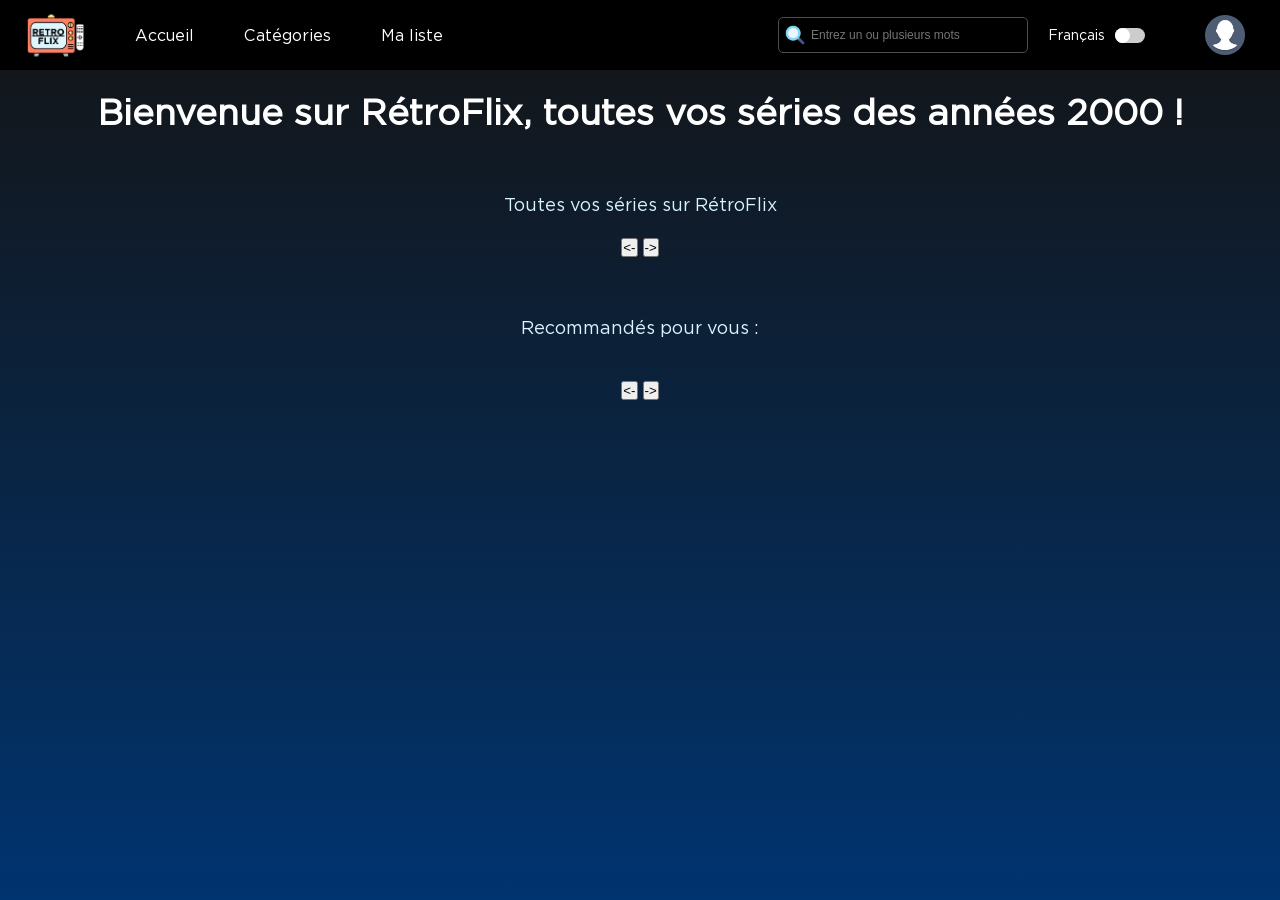
<file: frontend/home/home.html>
<!DOCTYPE html>
<meta charset="utf-8">
<html>
    <link rel="stylesheet" type="text/css" href="home.css">
    <link rel="stylesheet" href="https://cdnjs.cloudflare.com/ajax/libs/font-awesome/6.0.0-beta3/css/all.min.css">
<head>
    <title>RétroFlix</title>
</head>
<body>

    <header>
        <nav class="navbar">
            <ul>
                <li><img src="../img/retroflix-logo.png" width="60px"></li>
                <li><a href="../home/home.html">Accueil</a></li>
                <li><a href="../categorie/categorie.html">Catégories</a></li>
                <li><a href="../ma-liste/ma-liste.html">Ma liste</a></li>
                <li class="right-side">
                    <div class="bar">
                        <div class="input-container">
                            <img src="../img/loupe.png" alt="Loupe" class="search-icon" id="searchIcon">
                            <input class="input" type="text" id="credentials" placeholder="Entrez un ou plusieurs mots">
                        </div>
                    </div>                    
                    <div class="language-selection">
                        <span class="language-span" id="language-span">Français</span>
                        <label class="switch">
                            <input type="checkbox" id="languageToggle">
                            <span class="slider round"></span>
                        </label>
                    </div>
                    <div class="user-info">
                        <span id="usernameDisplay" class="username"></span>
                        <img src="../img/profile.png">
                        <ul class="dropdown">
                            <li><a href="../login/login.html" id="logoutLink">Se déconnecter</a></li>
                        </ul>
                    </div>
                </li>
            </ul>
        </nav>
    </header>

    <div id="loading-spinner" style="display: none;">
        <i class="fas fa-spinner fa-spin"></i>
    </div>

    <div class="ctr-main">
        <h1>Bienvenue sur RétroFlix, toutes vos séries des années 2000 !</h1>
        <div class="loading-spinner" style="display: none;">
            <i class="fas fa-spinner fa-spin"></i>
        </div>
        <div id="result">
            <p>Toutes vos séries sur RétroFlix</p>
            <div class="series-container">
                <ul class="ul-result"></ul>
            </div>
            <button class="scroll-left-button-results"><-</button>
            <button class="scroll-right-button-results">-></button>
            <p id="noResult" class="no-result"></p>
        </div>
        <p id="noKeyword" class="noKeyword" style="display: none;">Veuillez entrer un mot-clé.</p>
        <div id="recommandations">
            <p>Recommandés pour vous :</p>
            <div class="series-container">
                <ul class="ul-result"></ul>
            </div>
            <p id="noResultR" class="no-result-R"></p>
            <button class="scroll-left-button-recommandations"><-</button>
            <button class="scroll-right-button-recommandations">-></button>
        </div>
    </div>
    
    <script src="home.js"></script>

</body>
</html>
</file>
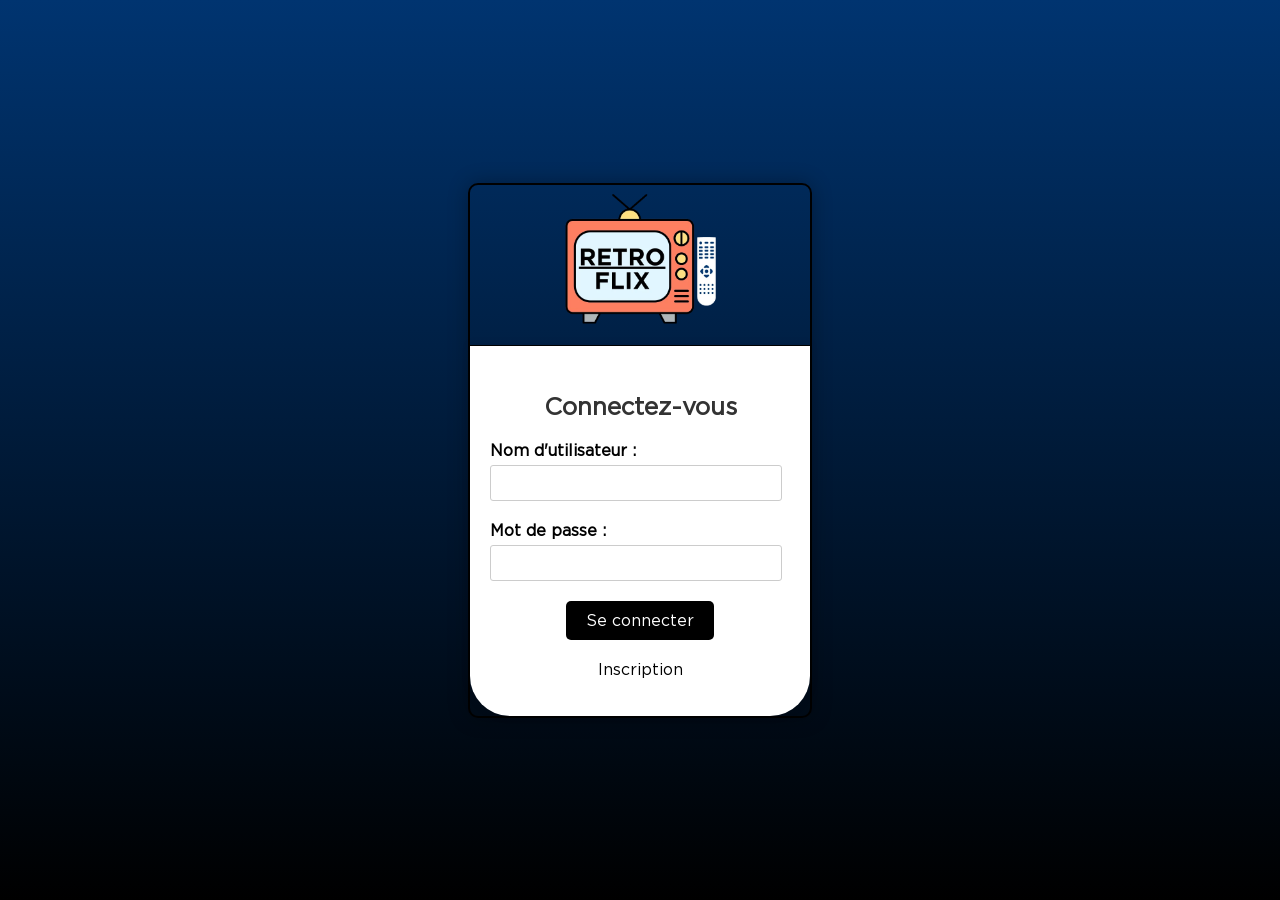
<file: frontend/login/login.html>
<!DOCTYPE html>
<html lang="fr">
<head>
    <meta charset="UTF-8">
    <meta name="viewport" content="width=device-width, initial-scale=1.0">
    <link rel="stylesheet" href="login.css">
    <link rel="icon" href="../img/retroflix-logo-ico.ico" type="image/x-icon">
    <title>Rétroflix | Connexion</title>
</head>
<body>
    
    <div class="ctr-main">
        <div class="logo">
            <img src="../img/retroflix-logo-connexion.png">
        </div>
        <div class="login-container">
            <div class="login-ctr-second">
                <h1 class="login-title">Connectez-vous</h1>
                <form id="loginForm">
                    <div class="form-group">
                        <label for="username">Nom d'utilisateur : </label>
                        <input type="text" id="username" name="username" required>
                    </div>
                    <div class="form-group">
                        <label for="password">Mot de passe :</label>
                        <input type="password" id="password" name="password" required>
                    </div>
                    <input type="hidden" id="isLogin" name="isLogin" value="1">
                    <button type="submit" class="login-button" id="connectButton">Se connecter</button>
                    <span id="errorMessage" class="login-errorMessage"></span>
                </form>
                <div class="login-links">
                    <!-- <a href="mot_de_passe_oublie.html">Mot de passe oublié</a>
                    <span>|</span> -->
                    <a href="#" id="inscriptionLink">Inscription</a>
                </div>
            </div>
        </div>
    </div>
    <script src="login.js"></script>
</body>

</html>
</file>
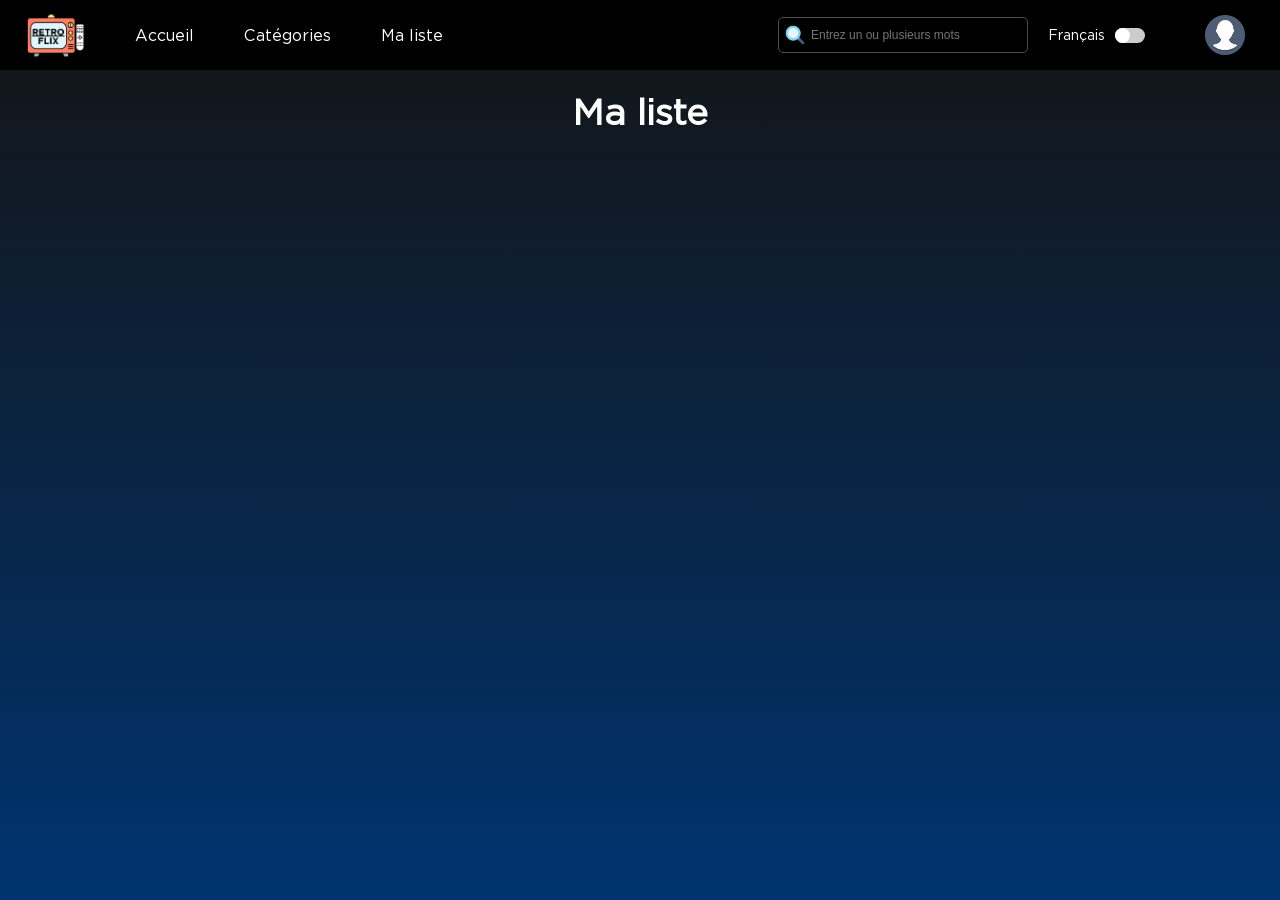
<file: frontend/ma-liste/ma-liste.html>
<!DOCTYPE html>
<meta charset="utf-8">
<html>
    <link rel="stylesheet" type="text/css" href="../home/home.css">
    <link rel="stylesheet" href="https://cdnjs.cloudflare.com/ajax/libs/font-awesome/6.0.0-beta3/css/all.min.css">
<head>
    <title>RétroFlix</title>
</head>
<body>

    <header>
        <nav class="navbar">
            <ul>
                <li><img src="../img/retroflix-logo.png" width="60px"></li>
                <li><a href="../home/home.html">Accueil</a></li>
                <li><a href="../categorie/categorie.html">Catégories</a></li>
                <li><a href="../ma-liste/ma-liste.html">Ma liste</a></li>
                <li class="right-side">
                    <div class="bar">
                        <div class="input-container">
                            <img src="../img/loupe.png" alt="Loupe" class="search-icon" id="searchIcon">
                            <input class="input" type="text" id="credentials" placeholder="Entrez un ou plusieurs mots">
                        </div>
                    </div>                    
                    <div class="language-selection">
                        <span class="language-span" id="language-span">Français</span>
                        <label class="switch">
                            <input type="checkbox" id="languageToggle">
                            <span class="slider round"></span>
                        </label>
                    </div>
                    <div class="user-info">
                        <span id="usernameDisplay" class="username"></span>
                        <img src="../img/profile.png">
                        <ul class="dropdown">
                            <li><a href="../login/login.html" id="logoutLink">Se déconnecter</a></li>
                        </ul>
                    </div>
                </li>
            </ul>
        </nav>
    </header>

    <div class="ctr-main">
        <h1>Ma liste</h1>
        <div id="result"></div>
    </div>
    <script src="ma-liste.js"></script>

</body>
</html>
</file>
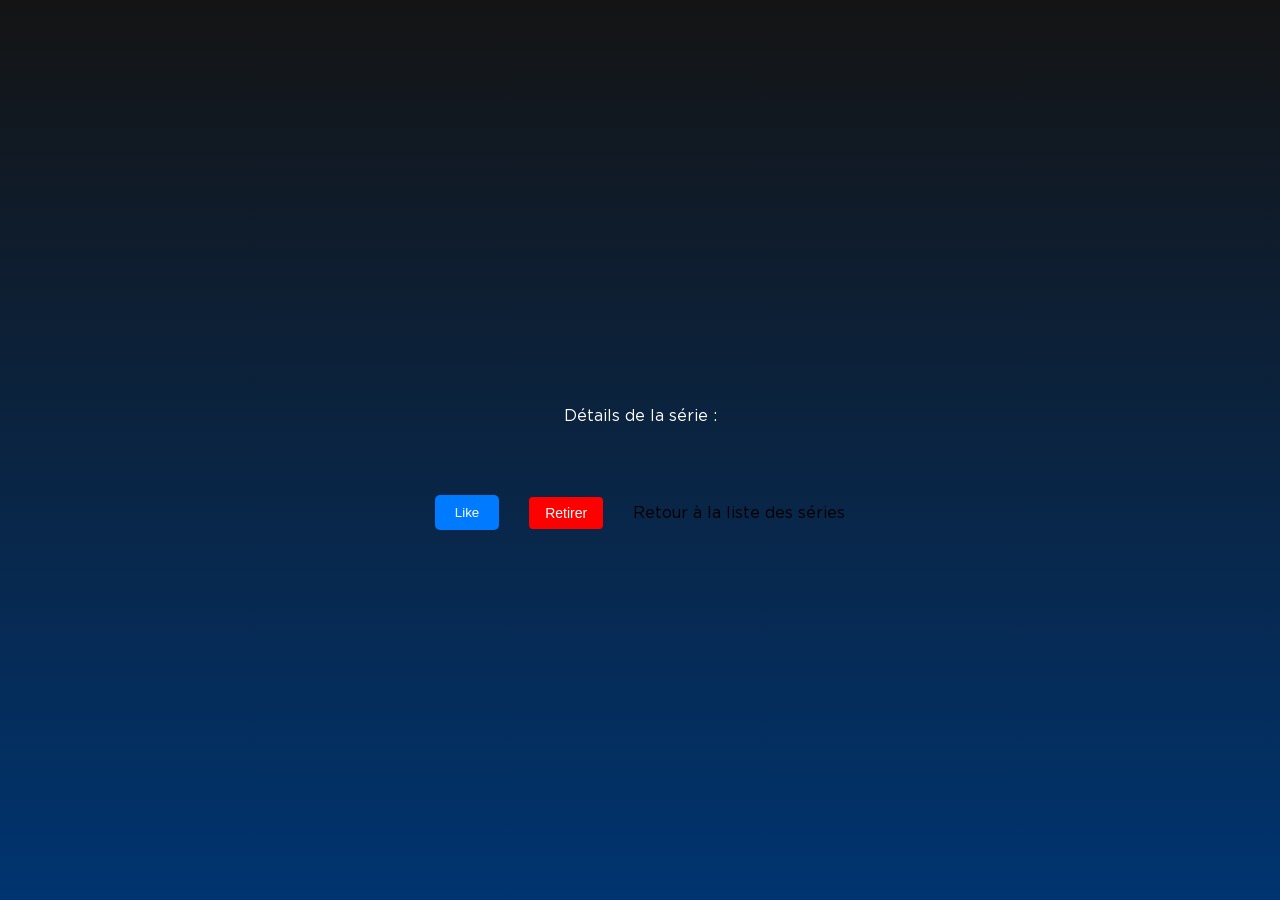
<file: frontend/serie/serie.html>
<!DOCTYPE html>
<html lang="fr">
<meta charset="UTF-8">
<head>
    <meta name="viewport" content="width=device-width, initial-scale=1.0">
    <link rel="stylesheet" href="serie.css">
    <title>Détails de la série</title>
</head>
<body>
    <div class="serie-container">
        <div class="serie-details">
            <p class="p-details">Détails de la série :</p>
            <h2 id="serie-title" class="serie-title"></h2>
            <p id="serie-description" class="serie-description"></p>
        </div>
        <div class="serie-actions">
            <button class="like" id="like">Like</button>
            <button class="remove" id="remove">Retirer</button> 
            <a id="retour-link" href="../home/home.html">Retour à la liste des séries</a>
        </div>
        <div id="like-popup" class="like-popup">
            <span id="like-popup-message" class="like-popup-message"></span>
        </div>
    </div>
    <script src="serie.js"></script>
</body>
</html>
</file>
<file: frontend/home/home.css>
/* Ajout de la police Gotham, police général */
@font-face {
    font-family: 'Gotham Book';
    src: url('../font/Gotham-Book.woff2') format('woff2'),
         url('../font/Gotham-Book.woff') format('woff');
    font-weight: normal;
    font-style: normal;
}

/* Réinitialisation de la mise en page */
* {
    margin: 0;
    padding: 0;
    box-sizing: border-box;
}

/*************************** HEADER ******************************/

/* Style du header */
header {
    background-color: #000; /* Couleur de fond */
    color: #fff; /* Couleur du texte */
}

/* Style de la barre de navigation */
.navbar {
    width: 100%; 
    display: flex;
    justify-content: space-between;
    align-items: center;
}

/* Style des éléments de la liste */
.navbar ul {
    list-style: none; /* Supprime les puces de liste */
    display: flex; /* Affichage en ligne */
}

/* Style des éléments de la liste */
.navbar li {
    height: 70px;
    display: flex; /* Permet l'alignement vertical du texte */
    align-items: center; /* Centre le texte verticalement */
    margin-left: 25px;
    margin-right: 25px; /* Marge à droite pour espacer les éléments */
}


/* Style des liens (texte) */
.navbar a {
    text-decoration: none; /* Supprime la soulignement des liens */
    color: #fff; /* Couleur du texte des liens */
    font-size: 14x; /* Taille du texte */
    text-align: center; /* Centre le texte horizontalement */
}

/* Change la couleur du lien lorsqu'il est survolé */
.navbar a:hover {
    color: #a7a7a7; /* Couleur du texte au survol */
}

/* Style pour la barre de recherche et le bouton de recherche */
.navbar .right-side {
    position: absolute; 
    right: 0; 
}

.bar{
    display: flex;
    align-items: center;
    margin-right: 20px;
}

/* Style du conteneur de recherche */
.search-container {
    display: flex;
    align-items: center;
}

/* Style du conteneur de l'input et de l'icône */
/* Style du conteneur de l'input et de l'icône */
.input-container {
    display: flex;
    align-items: center;
}

/* Style de l'icône de recherche */
.search-icon {
    width: 20px;
    height: 20px;
    margin-right: -27px; 
    cursor: pointer; 
    z-index: 1;
}

/* Style de l'input de recherche */
.input {
    padding: 10px;
    font-size: 12px;
    border: solid 1px #4d4d4d;
    border-radius: 5px;
    margin-bottom: 20px;
    margin-top: 20px;
    width: 250px;
    background: black;
    background-size: 15px;
    padding-left: 32px;
    color: #fff;
}

.language-span{
    font-size: 14px;
    margin-right: 10px;
}

.language-selection {
    display: flex; 
    align-items: center;
    margin-right: 10px; 
}

/***** USER INFO, ELEMENT DU PROFIL UTILISATEUR AVEC LE DROPDOWN QUI S'OUVRE ******/

.user-info {
    display: flex;
    align-items: center;
    justify-content: center;
    padding: 10px;
    position: relative;
    margin-left: 30px; /* Ajoutez une marge à gauche */
}

.user-info span {
    margin-right: 10px;
}

.user-info:hover {
    cursor: pointer;
}

.user-info::after {
    content: "";
    position: absolute;
    bottom: 0;
    left: 0;
    width: 100%;
    height: 1px;
    background-color: #fff;
    transform: scaleX(0);
    transform-origin: right;
    transition: transform 0.3s ease;
}

.user-info:hover::after {
    transform: scaleX(1);
}

.user-info img {
    width: 40px;
    height: auto;
}

/* Styles pour le dropdown */
.user-info .dropdown {
    width: 100%;
    position: absolute;
    top: 100%; /* Position en dessous du user-info */
    left: 0;
    background: #000;
    color: #fff;
    list-style: none;
    border: 1px solid #3d3d3d;  
    border-top: none; /* Pas de bordure supérieure */
    border-radius: 0 0 4px 4px;
    opacity: 0;
    transform: translateY(10px); /* Décalage initial vers le bas */
    transition: opacity 0.3s ease, transform 0.3s ease;
    display: flex;
    flex-direction: column; /* Contenu aligné en colonne */
    align-items: center; /* Centrage horizontal */
    gap: 5px; /* Espacement entre les liens */
}

.user-info:hover .dropdown {
    opacity: 1;
    transform: translateY(0); /* Fait remonter le dropdown */
}

.user-info .dropdown li {
    text-align: center;
}

.user-info .dropdown a {
    color: #fff;
    text-decoration: none;
    font-size: 14px;
}

.user-info .dropdown a:hover {
    text-decoration: underline;
}



/******* Style pour le toggle switch (tjr dans le header) ***********/

/* L'interrupteur - la boîte autour du curseur */
.switch {
    position: relative;
    display: inline-block;
    width: 30px;
    height: 15px;
}

/* Cacher la case à cocher HTML par défaut */
.switch input {
    opacity: 0;
    width: 0;
    height: 0;
}

/* Le curseur */
.switch .slider {
    position: absolute;
    cursor: pointer;
    top: 0;
    left: 0;
    right: 0;
    bottom: 0;
    background-color: #ccc;
    -webkit-transition: .4s;
    transition: .4s;
}

.switch .slider:before {
    position: absolute;
    content: "";
    width: 50%; 
    height: 100%; 
    left: 0;
    bottom: 0;
    background-color: white;
    -webkit-transition: .4s;
    transition: .4s;
}

.switch input:checked + .slider {
    background-color: #2196F3;
}

.switch input:focus + .slider {
    box-shadow: 0 0 1px #2196F3;
}

.switch input:checked + .slider:before {
    -webkit-transform: translateX(100%);
    -ms-transform: translateX(100%);
    transform: translateX(100%);
}

/* Curseurs arrondis */
.switch .slider.round {
    border-radius: 34px;
}

.switch .slider.round:before {
    border-radius: 50%;
}

/************** BODY ****************/

/* Style du fond */
body {
    width: 100%;
    min-height: 100vh;
    font-family: 'Gotham Book', sans-serif;
    font-weight: 500;
    background: linear-gradient(to top, #003470, #141414);
    color: #fff;
    text-align: center;
}

/* style du conteneur principal */
.ctr-main {
    padding: 20px;
}

/* Titre de la page */
h1 {
    font-size: 36px;
    margin-bottom: 20px;
}

/* p pour "sélectionner la langue de recherche */
p{
    margin-bottom: 20px;
}

/* Résultats de la recherche */
#result {
    margin-top: 40px;
    padding: 20px;
    font-size: 18px;
    color: #d7f4ff;
}

#recommandations {
    padding: 20px;
    font-size: 18px;
    color: #d7f4ff;
}

/* Style pour les résultats de recherche */
h2 {
    font-size: 24px;
    margin-bottom: 30px;
    color: #21dae7; /* Couleur du titre */
}

.ul-result {
    list-style: none;
    padding: 0;
    display: grid;
    grid-template-columns: repeat(5, 1fr); /* Quatre colonnes par ligne */
    grid-gap: 30px; /* Espacement entre les éléments */
}

.lien-serie{
    color: #ffffff;
    text-decoration: none;
    transition: color 0.2s;
}

.lien-serie:hover{
    color: #0056b3;
}

.loading-spinner {
    text-align: center;
    margin-top: 40px;
    display: none; /* Cachez le spinner par défaut */
}

.loading-spinner i {
    font-size: 48px; /* Taille de l'icône du spinner */
    color: #ffffff; /* Couleur du spinner (par exemple, bleue) */
}

.img-series{
    width: 200px;  
    height: 250px;
    border-radius: 15px;
    transition: box-shadow 0.1s ease;
    border: 2px solid #d7f4ff36;
}

.img-series:hover {
    box-shadow: 0 0 10px rgba(0, 0, 0, 0.5);
  }

.class-css{
    border-radius: 10px;
    line-gap-override: 10px;
}

.series-container {
    white-space: nowrap;
    overflow: hidden;
    scroll-behavior: smooth;
    display: flex; /* Utilisez flexbox pour aligner les éléments horizontalement */
    justify-content: space-between; /* Placez les éléments à chaque extrémité de la barre déroulante */
    align-items: center;
}

.series-container ul {
    display: inline-flex;
    transition: transform 0.5s ease; /* Ajoutez une transition de 0.5 seconde avec une accélération fluide (ease) */
}

.ul-result {
    list-style: none;
    padding: 0;
    margin: 0;
    display: flex;
}

.ul-result.flex-wrap {
    flex-wrap: wrap;
  }
  
  .ul-result.justify-content {
    justify-content: center; /* ou toute autre valeur de justification souhaitée */
  }

.ul-result li {
    margin-right: 10px;
}

.container {
    display: flex;
    flex-wrap: wrap;
    justify-content: center;
}

.scroll-left-button,
.scroll-right-button {
    font-size: 24px; /* Ajustez la taille de la police selon vos préférences */
    background-color: transparent; /* Retirez la couleur de fond actuelle */
    border: none; /* Retirez la bordure actuelle */
    color: white;
    padding: 10px; /* Ajustez la marge intérieure pour plus d'espacement */
    cursor: pointer; /* Changez le curseur au survol pour indiquer l'interactivité */
    border-radius: 10px;
    margin-top: 10px;
}

.scroll-left-button {
    margin-right: 10px; /* Ajoutez une marge à droite pour espacer le bouton gauche */
    left: 0;
}

.scroll-right-button {
    margin-left: 10px; /* Ajoutez une marge à gauche pour espacer le bouton droit */
    right: 0;
}

.no-result-R {
    font-size: 14px;
    font-style: italic
}

.noKeyword{
    font-style: italic;
    margin-top: 40px;
}
</file>
<file: frontend/categorie/categorie.css>
.ctr-main {
    margin-left: 20px; /* Vous pouvez ajuster cette valeur selon vos préférences */
    text-align: left;  /* Pour aligner le texte à gauche à l'intérieur du conteneur */
}

.category-title {
    font-size: 24px;
    padding: 10px;
}
  
.series-categorie-container { 
    display: block;
    margin-bottom: 10px;
}

.serie-link {
    transition: color 0.1s;
    color: #2ef8ff; /* Couleur de lien claire */
}

.serie-link:hover {
    background-color: #ccc;
    text-decoration: none;
}

/* .category-container {
    margin-bottom: 20px;
    border-bottom: 1px solid #ccc;
    padding-bottom: 10px;
} */
</file>
<file: frontend/font/stylesheet.css>
@font-face {
    font-family: 'Gotham';
    src: url('Gotham-LightItalic.eot');
    src: local('Gotham Light Italic'), local('Gotham-LightItalic'),
        url('Gotham-LightItalic.eot?#iefix') format('embedded-opentype'),
        url('Gotham-LightItalic.woff2') format('woff2'),
        url('Gotham-LightItalic.woff') format('woff'),
        url('Gotham-LightItalic.ttf') format('truetype');
    font-weight: 300;
    font-style: italic;
}

@font-face {
    font-family: 'Gotham';
    src: url('Gotham-BoldItalic.eot');
    src: local('Gotham Bold Italic'), local('Gotham-BoldItalic'),
        url('Gotham-BoldItalic.eot?#iefix') format('embedded-opentype'),
        url('Gotham-BoldItalic.woff2') format('woff2'),
        url('Gotham-BoldItalic.woff') format('woff'),
        url('Gotham-BoldItalic.ttf') format('truetype');
    font-weight: bold;
    font-style: italic;
}

@font-face {
    font-family: 'Gotham';
    src: url('Gotham-XLight.eot');
    src: local('Gotham ExtraLight'), local('Gotham-XLight'),
        url('Gotham-XLight.eot?#iefix') format('embedded-opentype'),
        url('Gotham-XLight.woff2') format('woff2'),
        url('Gotham-XLight.woff') format('woff'),
        url('Gotham-XLight.ttf') format('truetype');
    font-weight: 200;
    font-style: normal;
}

@font-face {
    font-family: 'Gotham';
    src: url('Gotham-Thin.eot');
    src: local('Gotham Thin'), local('Gotham-Thin'),
        url('Gotham-Thin.eot?#iefix') format('embedded-opentype'),
        url('Gotham-Thin.woff2') format('woff2'),
        url('Gotham-Thin.woff') format('woff'),
        url('Gotham-Thin.ttf') format('truetype');
    font-weight: 100;
    font-style: normal;
}

@font-face {
    font-family: 'Gotham';
    src: url('Gotham-Book.eot');
    src: local('Gotham Book'), local('Gotham-Book'),
        url('Gotham-Book.eot?#iefix') format('embedded-opentype'),
        url('Gotham-Book.woff2') format('woff2'),
        url('Gotham-Book.woff') format('woff'),
        url('Gotham-Book.ttf') format('truetype');
    font-weight: normal;
    font-style: normal;
}

@font-face {
    font-family: 'Gotham';
    src: url('Gotham-ThinItalic.eot');
    src: local('Gotham Thin Italic'), local('Gotham-ThinItalic'),
        url('Gotham-ThinItalic.eot?#iefix') format('embedded-opentype'),
        url('Gotham-ThinItalic.woff2') format('woff2'),
        url('Gotham-ThinItalic.woff') format('woff'),
        url('Gotham-ThinItalic.ttf') format('truetype');
    font-weight: 100;
    font-style: italic;
}

@font-face {
    font-family: 'Gotham';
    src: url('Gotham-MediumItalic.eot');
    src: local('Gotham Medium Italic'), local('Gotham-MediumItalic'),
        url('Gotham-MediumItalic.eot?#iefix') format('embedded-opentype'),
        url('Gotham-MediumItalic.woff2') format('woff2'),
        url('Gotham-MediumItalic.woff') format('woff'),
        url('Gotham-MediumItalic.ttf') format('truetype');
    font-weight: 500;
    font-style: italic;
}

@font-face {
    font-family: 'Gotham Ultra';
    src: url('Gotham-UltraItalic.eot');
    src: local('Gotham Ultra Italic'), local('Gotham-UltraItalic'),
        url('Gotham-UltraItalic.eot?#iefix') format('embedded-opentype'),
        url('Gotham-UltraItalic.woff2') format('woff2'),
        url('Gotham-UltraItalic.woff') format('woff'),
        url('Gotham-UltraItalic.ttf') format('truetype');
    font-weight: normal;
    font-style: italic;
}

@font-face {
    font-family: 'Gotham';
    src: url('Gotham-BookItalic.eot');
    src: local('Gotham Book Italic'), local('Gotham-BookItalic'),
        url('Gotham-BookItalic.eot?#iefix') format('embedded-opentype'),
        url('Gotham-BookItalic.woff2') format('woff2'),
        url('Gotham-BookItalic.woff') format('woff'),
        url('Gotham-BookItalic.ttf') format('truetype');
    font-weight: normal;
    font-style: italic;
}

@font-face {
    font-family: 'Gotham';
    src: url('Gotham-BlackItalic.eot');
    src: local('Gotham Black Italic'), local('Gotham-BlackItalic'),
        url('Gotham-BlackItalic.eot?#iefix') format('embedded-opentype'),
        url('Gotham-BlackItalic.woff2') format('woff2'),
        url('Gotham-BlackItalic.woff') format('woff'),
        url('Gotham-BlackItalic.ttf') format('truetype');
    font-weight: 900;
    font-style: italic;
}

@font-face {
    font-family: 'Gotham';
    src: url('Gotham-Light.eot');
    src: local('Gotham Light'), local('Gotham-Light'),
        url('Gotham-Light.eot?#iefix') format('embedded-opentype'),
        url('Gotham-Light.woff2') format('woff2'),
        url('Gotham-Light.woff') format('woff'),
        url('Gotham-Light.ttf') format('truetype');
    font-weight: 300;
    font-style: normal;
}

@font-face {
    font-family: 'Gotham';
    src: url('Gotham-Bold.eot');
    src: local('Gotham Bold'), local('Gotham-Bold'),
        url('Gotham-Bold.eot?#iefix') format('embedded-opentype'),
        url('Gotham-Bold.woff2') format('woff2'),
        url('Gotham-Bold.woff') format('woff'),
        url('Gotham-Bold.ttf') format('truetype');
    font-weight: bold;
    font-style: normal;
}

@font-face {
    font-family: 'Gotham';
    src: url('Gotham-Medium.eot');
    src: local('Gotham Medium'), local('Gotham-Medium'),
        url('Gotham-Medium.eot?#iefix') format('embedded-opentype'),
        url('Gotham-Medium.woff2') format('woff2'),
        url('Gotham-Medium.woff') format('woff'),
        url('Gotham-Medium.ttf') format('truetype');
    font-weight: 500;
    font-style: normal;
}

@font-face {
    font-family: 'Gotham Ultra';
    src: url('Gotham-Ultra.eot');
    src: local('Gotham Ultra'), local('Gotham-Ultra'),
        url('Gotham-Ultra.eot?#iefix') format('embedded-opentype'),
        url('Gotham-Ultra.woff2') format('woff2'),
        url('Gotham-Ultra.woff') format('woff'),
        url('Gotham-Ultra.ttf') format('truetype');
    font-weight: normal;
    font-style: normal;
}

@font-face {
    font-family: 'Gotham';
    src: url('Gotham-XLightItalic.eot');
    src: local('Gotham ExtraLight Italic'), local('Gotham-XLightItalic'),
        url('Gotham-XLightItalic.eot?#iefix') format('embedded-opentype'),
        url('Gotham-XLightItalic.woff2') format('woff2'),
        url('Gotham-XLightItalic.woff') format('woff'),
        url('Gotham-XLightItalic.ttf') format('truetype');
    font-weight: 200;
    font-style: italic;
}

@font-face {
    font-family: 'Gotham';
    src: url('Gotham-Black.eot');
    src: local('Gotham Black'), local('Gotham-Black'),
        url('Gotham-Black.eot?#iefix') format('embedded-opentype'),
        url('Gotham-Black.woff2') format('woff2'),
        url('Gotham-Black.woff') format('woff'),
        url('Gotham-Black.ttf') format('truetype');
    font-weight: 900;
    font-style: normal;
}
</file>
<file: frontend/login/login.css>
/* Ajout de la police Gotham, police général */
@font-face {
    font-family: 'Gotham Book';
    src: url('../font/Gotham-Book.woff2') format('woff2'),
         url('../font/Gotham-Book.woff') format('woff');
    font-weight: normal;
    font-style: normal;
}

/* Style de base pour le corps de la page */
body {
    font-family: 'Gotham Book', sans-serif;
    background: linear-gradient(to bottom, #003470, #000000);
    margin: 0;
    padding: 0;
    display: flex;
    justify-content: center;
    align-items: center;
    height: 100vh;
}

.ctr-main {
    display: grid;
    grid-template-rows: auto auto; /* Utilisation d'une grille avec deux rangées de taille automatique */
    border: 2px solid black;
    border-radius: 10px;
    max-height: 600px; /* Limite la hauteur du conteneur principal à 600px */
    box-shadow: 0 0 20px rgba(0, 0, 0, 0.3);
}

.logo {
    display: flex;
    align-items: center;
    justify-content: center;
}

.logo img {
    width: 160px;
    height: 160px;
}

.login-container {
    background: #fff;
    border-top: 1px solid black;
    border-bottom-right-radius: 40px 40px;
    border-bottom-left-radius: 40px 40px;
    box-shadow: 0px 0px 10px rgba(0, 0, 0, 0.1);
    text-align: center;
    padding: 20px;
    padding-top: 30px;
    width: 300px;
    height: 320px;
    align-items: center;
    justify-content: center;
}

/* Titre de la page */
.login-title {
    font-size: 24px;
    margin-bottom: 20px;
    color: #333;
}

/* Styles pour les champs de formulaire */
.form-group {
    margin: 20px 0;
    text-align: left;
}

.form-group label {
    display: block;
    font-weight: bold;
    margin-bottom: 5px;
}

.form-group input {
    width: 90%;
    padding: 10px;
    font-size: 12px;
    border: 1px solid #ccc;
    border-radius: 3px;
}

/* Bouton de connexion */
.login-button {
    font-family: 'Gotham Book', sans-serif;
    background-color: #000000;
    color: #fff;
    border: none;
    border-radius: 5px;
    padding: 10px 20px;
    font-size: 16px;
    cursor: pointer;
}

.login-errorMessage{
    display: block; 
    color: red; 
    font-size: 14px;
    margin-top: 10px;
}

.login-button:hover {
    color: #003470;
}

/* Style pour les liens */
.login-links {
    margin-top: 20px;
    text-align: center;
}

.login-links a {
    text-decoration: none;
    color: #000000;
    margin: 0 10px;
}

.login-links a:hover {
    color: #003470;
}

footer {
    padding: 20px;
    font-style: italic;
}
</file>
<file: frontend/serie/serie.css>
/* Ajout de la police Gotham, police général */
@font-face {
    font-family: 'Gotham Book';
    src: url('../font/Gotham-Book.woff2') format('woff2'),
         url('../font/Gotham-Book.woff') format('woff');
    font-weight: normal;
    font-style: normal;
}

body, html {
    width: 100%;
    height: 100%;
    margin: 0; /* Supprimez les marges par défaut du corps */
    font-family: 'Gotham Book', sans-serif;
}

.serie-container {
    background: linear-gradient(to top, #003470, #141414);
    height: 100%;
    display: flex;
    flex-direction: column;
    align-items: center;
    justify-content: center;
    color: #fff; /* Couleur du texte */
    text-align: center;
}

.serie-details {
    padding: 20px;
}

.serie-actions {
    display: flex;
    align-items: center;
    gap: 30px;
    justify-content: center;
}

.serie-title {
    font-size: 1.5em;
    margin-bottom: 50px;
}

.serie-description {
    font-size: 1em;
}

.serie-img{
    border-radius: 15px;
}

a {
    text-decoration: none;
    color: black;
    transition: color 0.2s;
}

a:hover {
    color: #fff;
}

.like {
    background-color: #007BFF; /* Couleur de fond du bouton */
    color: #fff; /* Couleur du texte du bouton */
    padding: 10px 20px; /* Rembourrage interne pour l'apparence */
    border: none; /* Suppression de la bordure */
    border-radius: 5px; /* Coins arrondis */
    cursor: pointer; /* Curseur en main au survol */
    transition: background-color 0.3s; /* Animation de couleur de fond au survol */
}

.like:hover {
    background-color: #0056b3; /* Nouvelle couleur de fond au survol */
}

.like-popup {
    position: fixed;
    top: 50%;
    left: 50%;
    transform: translate(-50%, -50%);
    background-color: rgba(0, 0, 0, 0.8);
    color: #fff;
    padding: 10px;
    border-radius: 5px;
    z-index: 999;
    opacity: 0;
    visibility: hidden;
    transition: opacity 0.5s, visibility 0s linear 0.5s;
}
  
.like-popup.show {
    opacity: 1;
    visibility: visible;
    transition-delay: 0s;
}

.like-popup-message {
    font-size: 16px;
}

.remove {
    background-color: #ff0000;
    color: #fff;
    padding: 8px 16px;
    border: none;
    border-radius: 4px;
    font-size: 14px;
    cursor: pointer;
}
  
.remove:hover {
    background-color: #cc0000;
}
</file>
